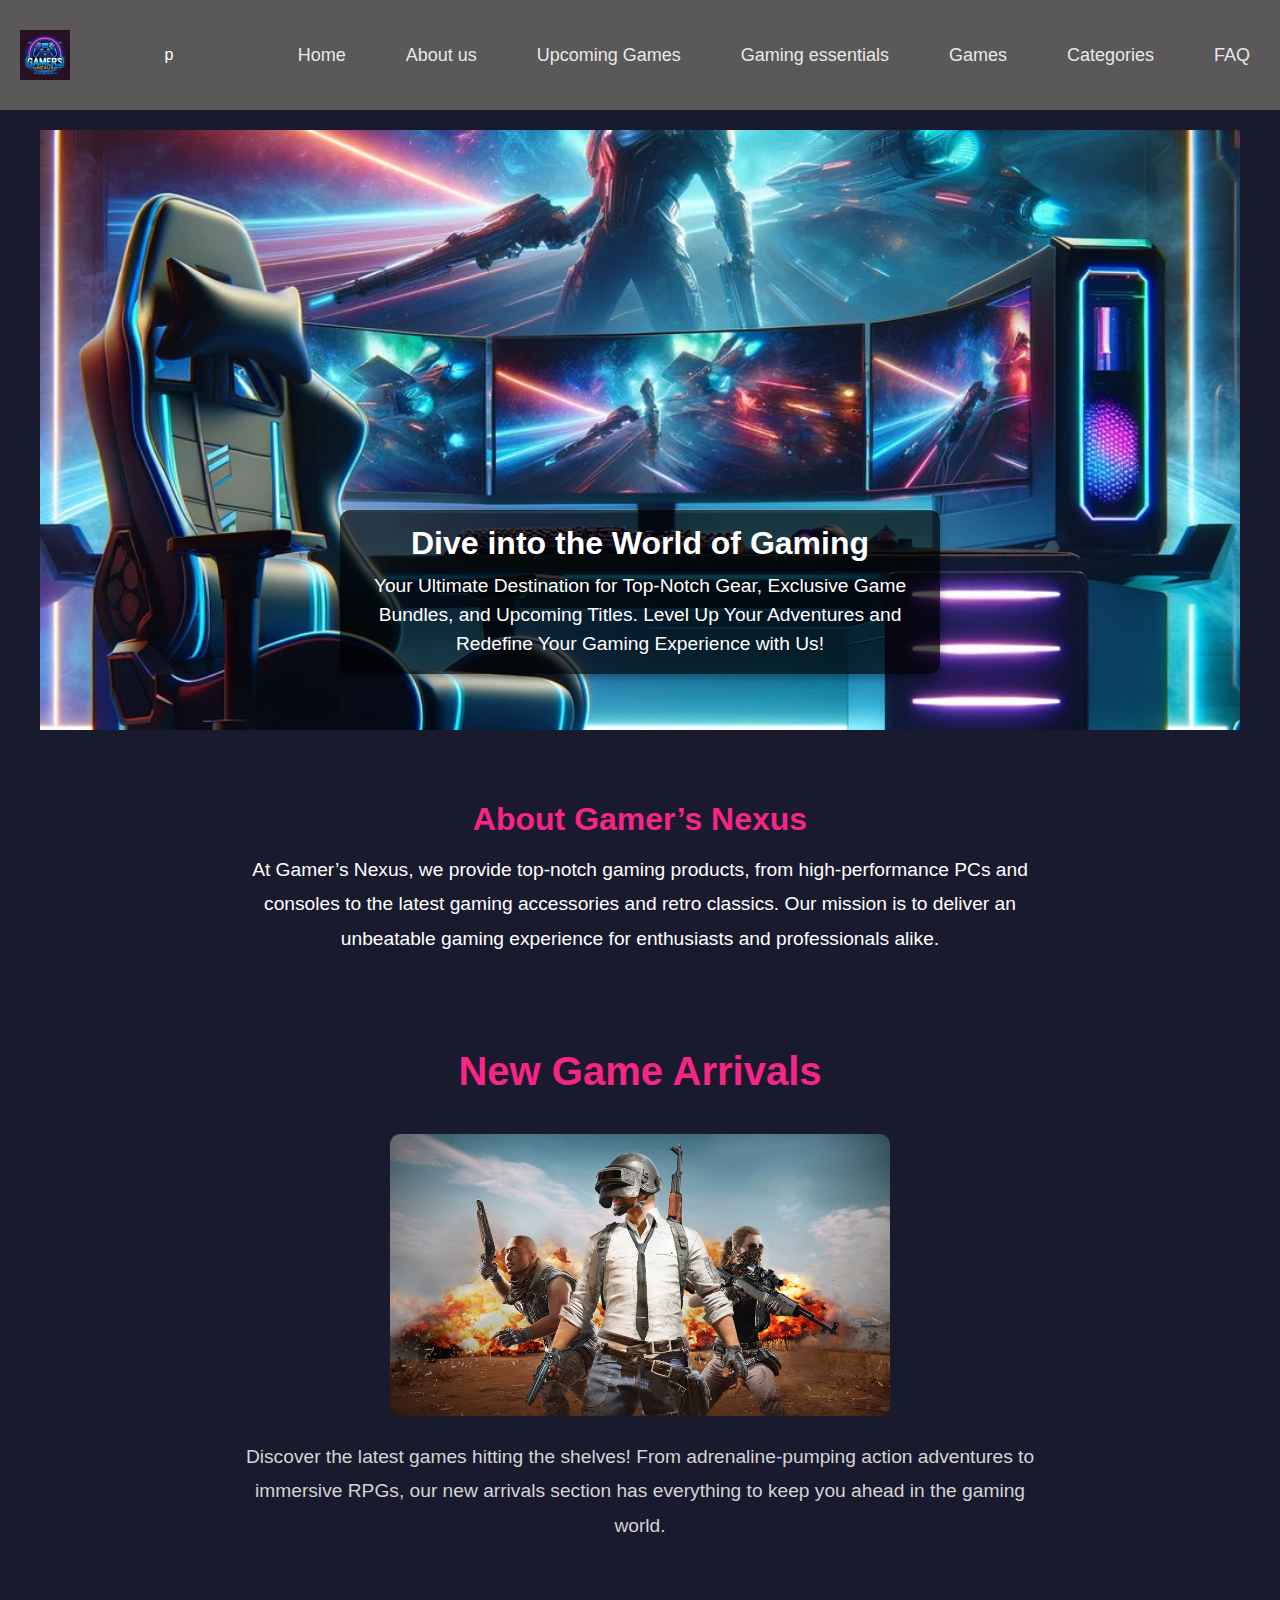
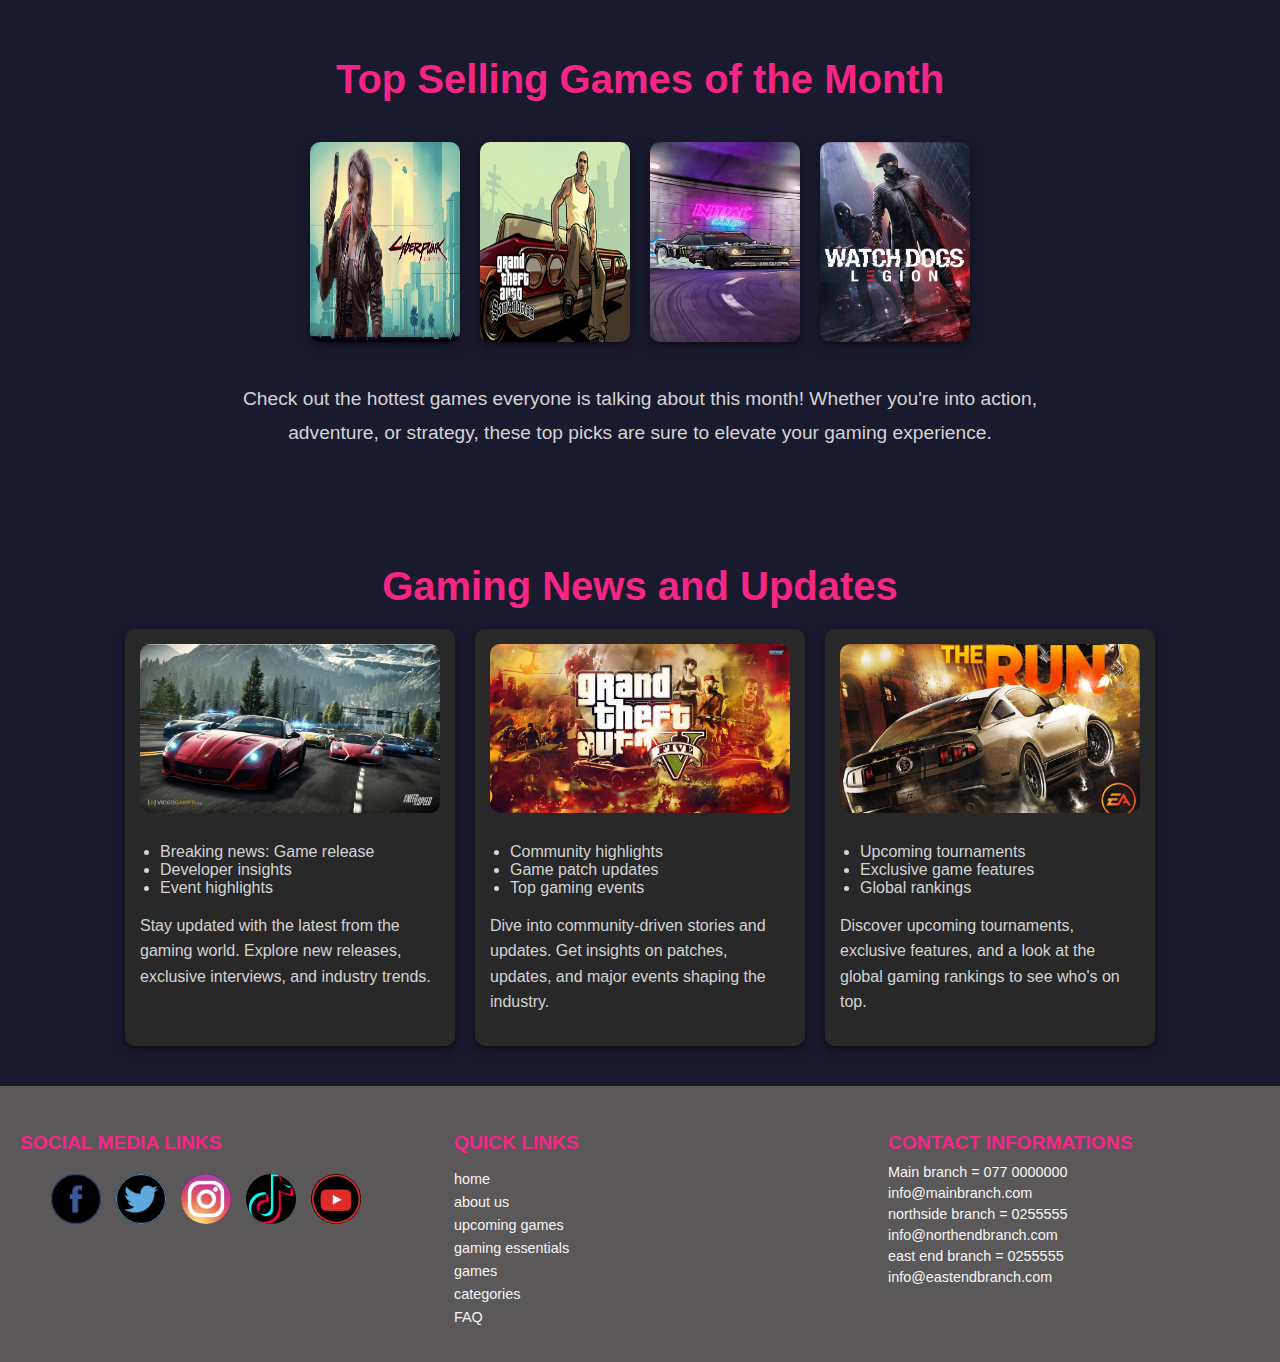
<file: index.html>
<!DOCTYPE html>
<html lang="en">
<head>
  <meta charset="UTF-8">
  <meta name="viewport" content="width=device-width, initial-scale=1.0">
  <title>Gamer’s Nexus</title>
  <link rel="manifest" href="manifest.json">
     <link rel="icon" type="image/png" href="icons/WebSite Logo-192x192.png">
  <link rel="stylesheet" href="Styles.css">
</head>
<body>
  <!-- Navigation Bar -->
  <nav class="navbar">
    <div class="logo">
      <img src="Images/Web site logo.jpg" alt="website logo" class="logo"> 
    </div>p
    <input type="checkbox" id="menu-toggle">
    <label for="menu-toggle" class="menu-icon">&#9776;</label>
    <ul class="menu">
  
        <li><a href="index.html">Home</a></li>
        <li><a href="about us.html">About us</a></li>
        <li><a href="Upcoming games .html">Upcoming Games</a></li>
        <li><a href="Gaming Consoles and  peripherals .html">Gaming essentials</a></li>
        <li><a href="Games.html">Games</a></li>
        <li><a href="Categories.html">Categories</a></li>
        <li><a href="FAQ.html">FAQ</a></li>
      </ul>
    </nav>
 

  <!-- Main Image Section -->
  <section class="main-image-section">
    <div class="image-container">
      <img src="Images/main image.jpg" alt="Gaming Main Image" class="main-image">
      <div class="caption">
        <h1>Dive into the World of Gaming</h1>
        <p>Your Ultimate Destination for Top-Notch Gear, Exclusive Game Bundles, and Upcoming Titles. Level Up Your Adventures and Redefine Your Gaming Experience with Us!</p>
      </div>
    </div>
  </section>
  

  <!-- Description Section -->
  <section class="description">
    <h2>About Gamer’s Nexus</h2>
    <p>
      At Gamer’s Nexus, we provide top-notch gaming products, from high-performance PCs and consoles to the latest gaming accessories and retro classics. 
      Our mission is to deliver an unbeatable gaming experience for enthusiasts and professionals alike.
    </p>
  </section>
  <!--1st subsection-->
  <section class="new-game-arrivals">
    <h2>New Game Arrivals</h2>
    <div class="arrival-content">
      <img src="Images/New Games.jpeg" alt="New Game Image">
      <p>
        Discover the latest games hitting the shelves! From adrenaline-pumping action adventures to immersive RPGs, 
        our new arrivals section has everything to keep you ahead in the gaming world.
      </p>
    </div>
  </section>
  <!--2nd subsection-->
  <section class="top-selling-games">
    <h2>Top Selling Games of the Month</h2>
    <div class="game-gallery">
      <img src="Images/cyberprunk.jpg" alt="Game 1">
      <img src="Images/gta.jpg" alt="Game 2">
      <img src="Images/venom.jpg" alt="Game 3">
      <img src="Images/watch.jpg" alt="Game 4">
    </div>
    <p>
      Check out the hottest games everyone is talking about this month! Whether you're into action, adventure, or strategy, 
      these top picks are sure to elevate your gaming experience.
    </p>
  </section>

  <!--3rd subsection-->
<section class="gaming-news-updates">
    <h2>Gaming News and Updates</h2>
    <div class="news-gallery">
      <div class="news-item">
        <img src="Images/rivals.jpeg" alt="News 1">
        <ul>
          <li>Breaking news: Game release</li>
          <li>Developer insights</li>
          <li>Event highlights</li>
        </ul>
        <p>
          Stay updated with the latest from the gaming world. Explore new releases, exclusive interviews, and industry trends.
        </p>
      </div>
      <div class="news-item">
        <img src="Images/gta v.jpeg" alt="News 2">
        <ul>
          <li>Community highlights</li>
          <li>Game patch updates</li>
          <li>Top gaming events</li>
        </ul>
        <p>
          Dive into community-driven stories and updates. Get insights on patches, updates, and major events shaping the industry.
        </p>
      </div>
      <div class="news-item">
        <img src="Images/nfs run.jpeg" alt="News 3">
        <ul>
          <li>Upcoming tournaments</li>
          <li>Exclusive game features</li>
          <li>Global rankings</li>
        </ul>
        <p>
          Discover upcoming tournaments, exclusive features, and a look at the global gaming rankings to see who's on top.
        </p>
      </div>
    </div>
  </section>

<!--footer-->
  <footer class="footer">
    <div class="footer-section social-links">
      <h4>Social media links</h4>
      <div class="social-icons">
        <span class="circle"><img src="Images/facebook.png" alt="Facebook"></span>
        <span class="circle"><img src="Images/twitter.png" alt="Twitter"></span>
        <span class="circle"><img src="Images/instagram.png" alt="Instagram"></span>
        <span class="circle"><img src="Images/Tik-tok.png" alt="Tik-tok"></span>
        <span class="circle"><img src="Images/youtube.png" alt="YouTube"></span>
    </div>
    
    </div>
    <div class="footer-section quick-links">
      <h4>Quick links</h4>
      <ul>
        <li><a href="#">home</a></li>
        <li><a href="#">about us</a></li>
        <li><a href="#">upcoming games</a></li>
        <li><a href="#">gaming essentials</a></li>
        <li><a href="#">games</a></li>
        <li><a href="#">categories</a></li>
        <li><a href="#">FAQ</a></li>
      </ul>
    </div>
    <div class="footer-section contact-info">
      <h4>Contact informations</h4>
      <p>Main branch = 077 0000000</p>
      <p>info@mainbranch.com</p>
      <p>northside branch = 0255555</p>
      <p>info@northendbranch.com</p>
      <p>east end branch = 0255555</p>
      <p>info@eastendbranch.com</p>
    </div>
  </footer>
  
  
  
  
</body>
</html>
</file>
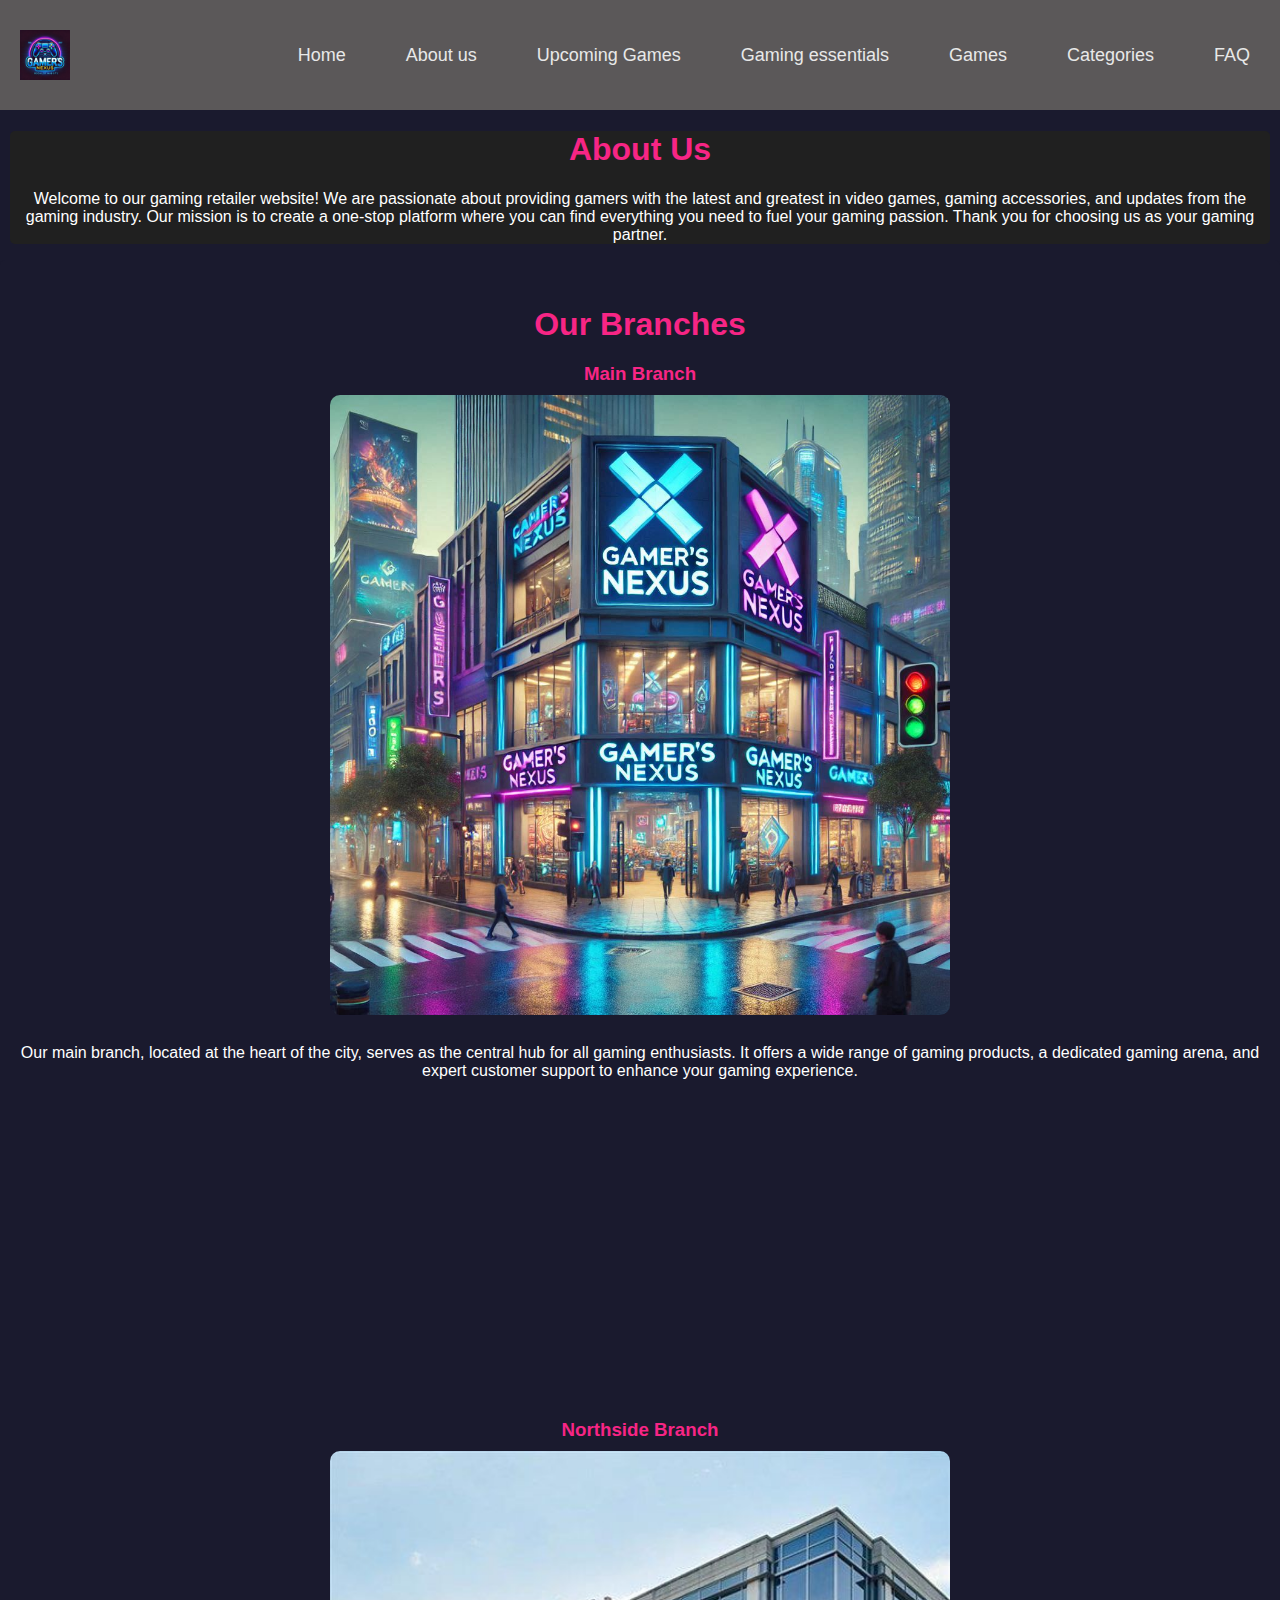
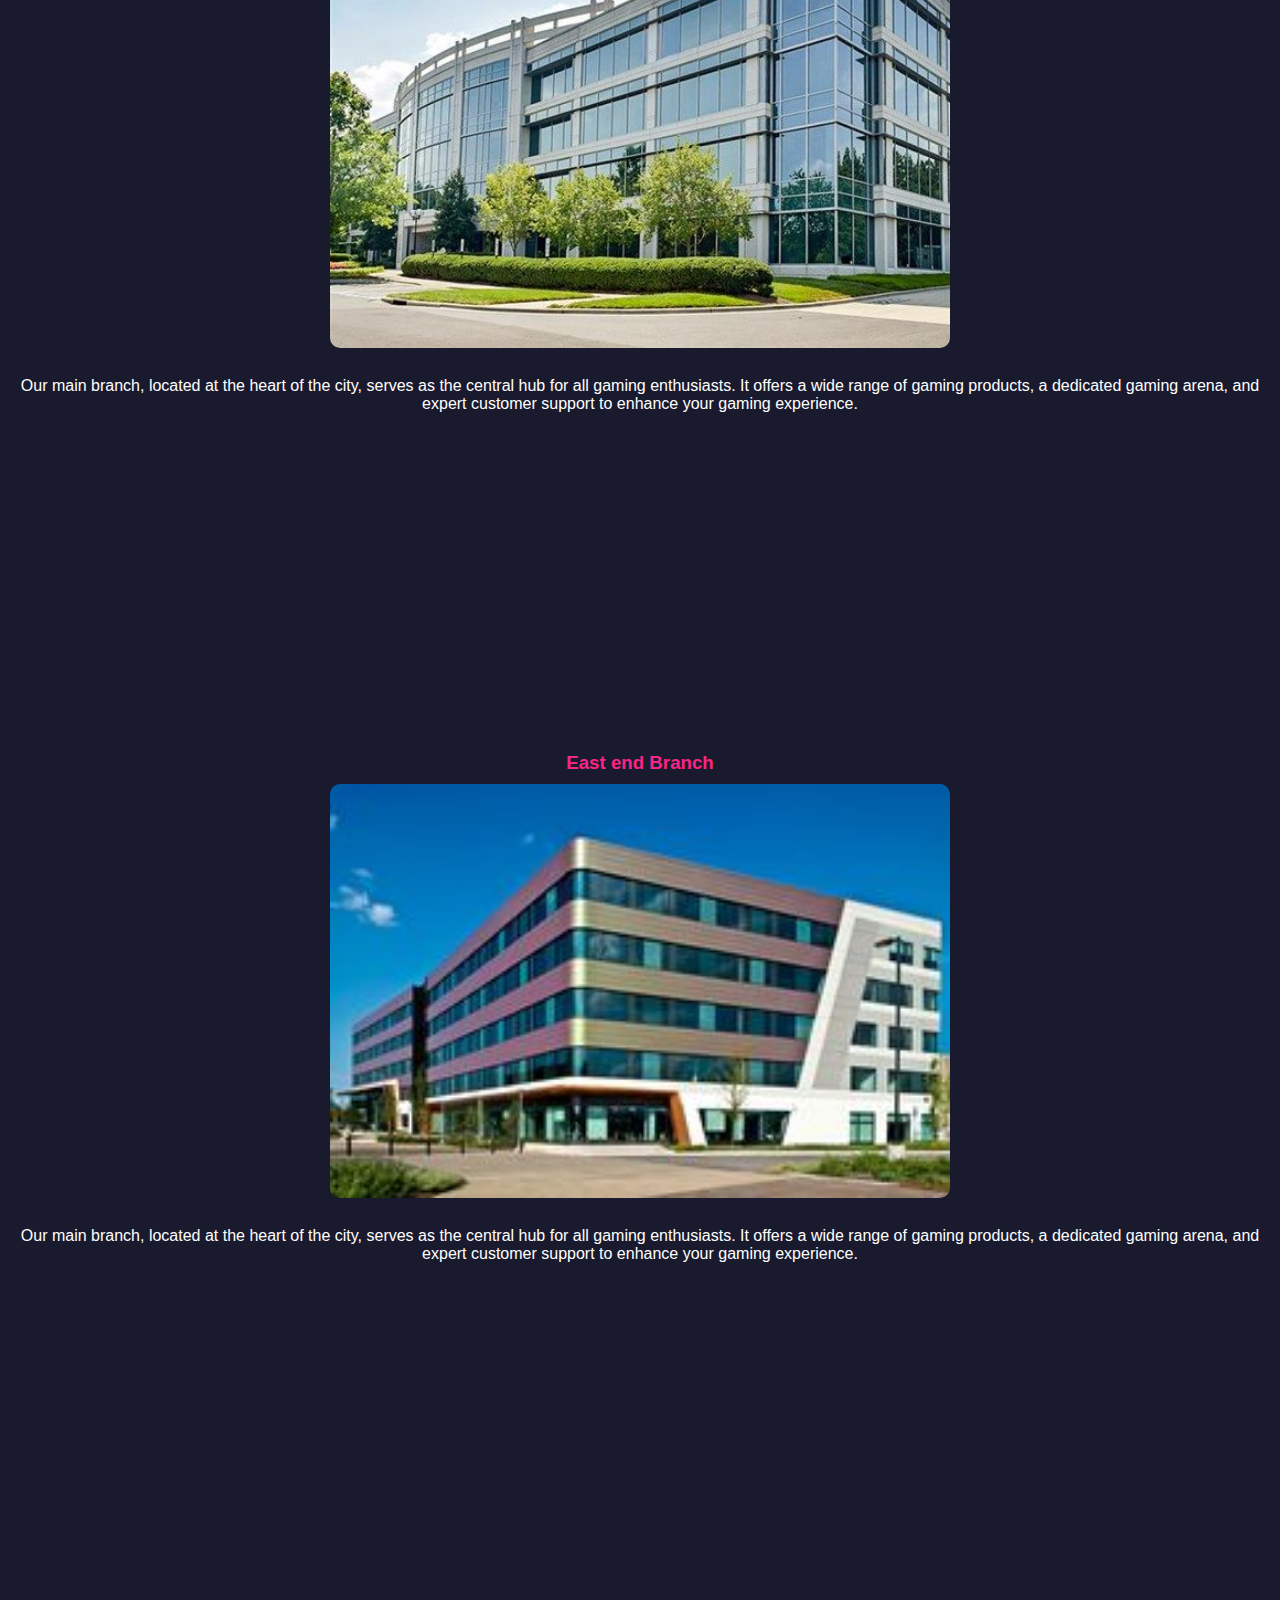
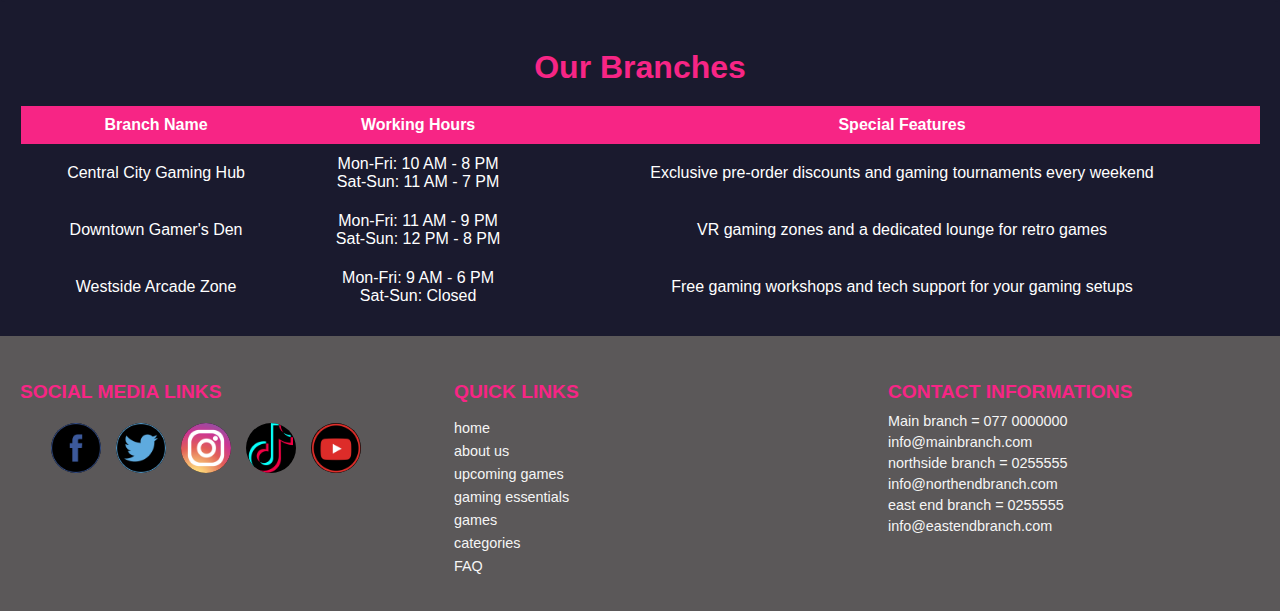
<file: about us.html>
<!DOCTYPE html>
<html lang="en">
<head>
    <meta charset="UTF-8">
    <meta name="viewport" content="width=device-width, initial-scale=1.0">
    <title>Gamer’s Nexus</title>
     <link rel="icon" type="image/png" href="icons/WebSite Logo-192x192.png">
    <link rel="stylesheet" href="Styles.css">
</head>
<body>
   <!-- Navigation Bar -->
  <nav class="navbar">
    <div class="logo">
      <img src="Images/Web site logo.jpg" alt="website logo" class="logo"> 
    </div>
    <input type="checkbox" id="menu-toggle">
    <label for="menu-toggle" class="menu-icon">&#9776;</label>
    <ul class="menu">
  
        <li><a href="index.html">Home</a></li>
        <li><a href="about us.html">About us</a></li>
        <li><a href="Upcoming games .html">Upcoming Games</a></li>
        <li><a href="Gaming Consoles and  peripherals .html">Gaming essentials</a></li>
        <li><a href="Games.html">Games</a></li>
        <li><a href="Categories.html">Categories</a></li>
        <li><a href="FAQ.html">FAQ</a></li>
      </ul>
    </nav>
 
      <div class="about-section">
        <h1>About Us</h1>
        <p>
          Welcome to our gaming retailer website! We are passionate about providing gamers with the latest and greatest in video games, gaming accessories, and updates from the gaming industry. Our mission is to create a one-stop platform where you can find everything you need to fuel your gaming passion. Thank you for choosing us as your gaming partner.
        </p>
      </div>
    <!-- Branches section -->
      <div class="branches-section">
        <h2>Our Branches</h2>
        <div class="branch">
          <h3>Main Branch </h3>
          <img src="Images/City Center.jpg" alt="Main Branch" class="responsive-image">
          <p>
            Our main branch, located at the heart of the city, serves as the central hub for all gaming enthusiasts. It offers a wide range of gaming products, a dedicated gaming arena, and expert customer support to enhance your gaming experience.
          </p>
          <div class="map-container">
            <iframe 
              src="https://www.google.com/maps/embed?pb=!1m18!1m12!1m3!1d3151.8354345093745!2d144.96305791531993!3d-37.81627937975195!2m3!1f0!2f0!3f0!3m2!1i1024!2i768!4f13.1!3m3!1m2!1s0x6ad642af0f11fd81%3A0xf5777a6d0f749db0!2sCity%20Campus!5e0!3m2!1sen!2sau!4v1613988387657!5m2!1sen!2sau" 
              width="100%" 
              height="300" 
              style="border:0;" 
              allowfullscreen="" 
              loading="lazy">
            </iframe>
          </div>
          <div class="branch">
            <h3>Northside Branch </h3>
            <img src="Images/north side branch.jpeg" alt="Main Branch" class="responsive-image">
            <p>
              Our main branch, located at the heart of the city, serves as the central hub for all gaming enthusiasts. It offers a wide range of gaming products, a dedicated gaming arena, and expert customer support to enhance your gaming experience.
            </p>
            <div class="map-container">
              <iframe 
                src="https://www.google.com/maps/embed?pb=!1m18!1m12!1m3!1d3151.8354345093745!2d144.96305791531993!3d-37.81627937975195!2m3!1f0!2f0!3f0!3m2!1i1024!2i768!4f13.1!3m3!1m2!1s0x6ad642af0f11fd81%3A0xf5777a6d0f749db0!2sCity%20Campus!5e0!3m2!1sen!2sau!4v1613988387657!5m2!1sen!2sau" 
                width="100%" 
                height="300" 
                style="border:0;" 
                allowfullscreen="" 
                loading="lazy">
              </iframe>
            </div>
          </div><div class="branch">
            <h3> East end Branch </h3>
            <img src="Images/Eastend barnch.jpg" alt="Main Branch" class="responsive-image">
            <p>
              Our main branch, located at the heart of the city, serves as the central hub for all gaming enthusiasts. It offers a wide range of gaming products, a dedicated gaming arena, and expert customer support to enhance your gaming experience.
            </p>
            <div class="map-container">
              <iframe 
                src="https://www.google.com/maps/embed?pb=!1m18!1m12!1m3!1d3151.8354345093745!2d144.96305791531993!3d-37.81627937975195!2m3!1f0!2f0!3f0!3m2!1i1024!2i768!4f13.1!3m3!1m2!1s0x6ad642af0f11fd81%3A0xf5777a6d0f749db0!2sCity%20Campus!5e0!3m2!1sen!2sau!4v1613988387657!5m2!1sen!2sau" 
                width="100%" 
                height="300" 
                style="border:0;" 
                allowfullscreen="" 
                loading="lazy">
              </iframe>
            </div>
          </div>
        </div>
      </div>
      </div>

      <!-- Table Chart Section -->
<section class="branch-details">
  <h2>Our Branches</h2>
  <table>
    <thead>
      <tr>
        <th>Branch Name</th>
        <th>Working Hours</th>
        <th>Special Features</th>
      </tr>
    </thead>
    <tbody>
      <tr>
        <td>Central City Gaming Hub</td>
        <td>Mon-Fri: 10 AM - 8 PM<br>Sat-Sun: 11 AM - 7 PM</td>
        <td>Exclusive pre-order discounts and gaming tournaments every weekend</td>
      </tr>
      <tr>
        <td>Downtown Gamer's Den</td>
        <td>Mon-Fri: 11 AM - 9 PM<br>Sat-Sun: 12 PM - 8 PM</td>
        <td>VR gaming zones and a dedicated lounge for retro games</td>
      </tr>
      <tr>
        <td>Westside Arcade Zone</td>
        <td>Mon-Fri: 9 AM - 6 PM<br>Sat-Sun: Closed</td>
        <td>Free gaming workshops and tech support for your gaming setups</td>
      </tr>
    </tbody>
  </table>
</section>


      <!--footer-->
  <footer class="footer">
    <div class="footer-section social-links">
      <h4>Social media links</h4>
      <div class="social-icons">
        <span class="circle"><img src="Images/facebook.png" alt="Facebook"></span>
        <span class="circle"><img src="Images/twitter.png" alt="Twitter"></span>
        <span class="circle"><img src="Images/instagram.png" alt="Instagram"></span>
        <span class="circle"><img src="Images/Tik-tok.png" alt="LinkedIn"></span>
        <span class="circle"><img src="Images/youtube.png" alt="YouTube"></span>
    </div>
    
    </div>
    <div class="footer-section quick-links">
      <h4>Quick links</h4>
      <ul>
        <li><a href="#">home</a></li>
        <li><a href="#">about us</a></li>
        <li><a href="#">upcoming games</a></li>
        <li><a href="#">gaming essentials</a></li>
        <li><a href="#">games</a></li>
        <li><a href="#">categories</a></li>
        <li><a href="#">FAQ</a></li>
      </ul>
    </div>
    <div class="footer-section contact-info">
      <h4>Contact informations</h4>
      <p>Main branch = 077 0000000</p>
      <p>info@mainbranch.com</p>
      <p>northside branch = 0255555</p>
      <p>info@northendbranch.com</p>
      <p>east end branch = 0255555</p>
      <p>info@eastendbranch.com</p>
    </div>
  </footer>
  
  
    
    
</body>
</html>
</file>
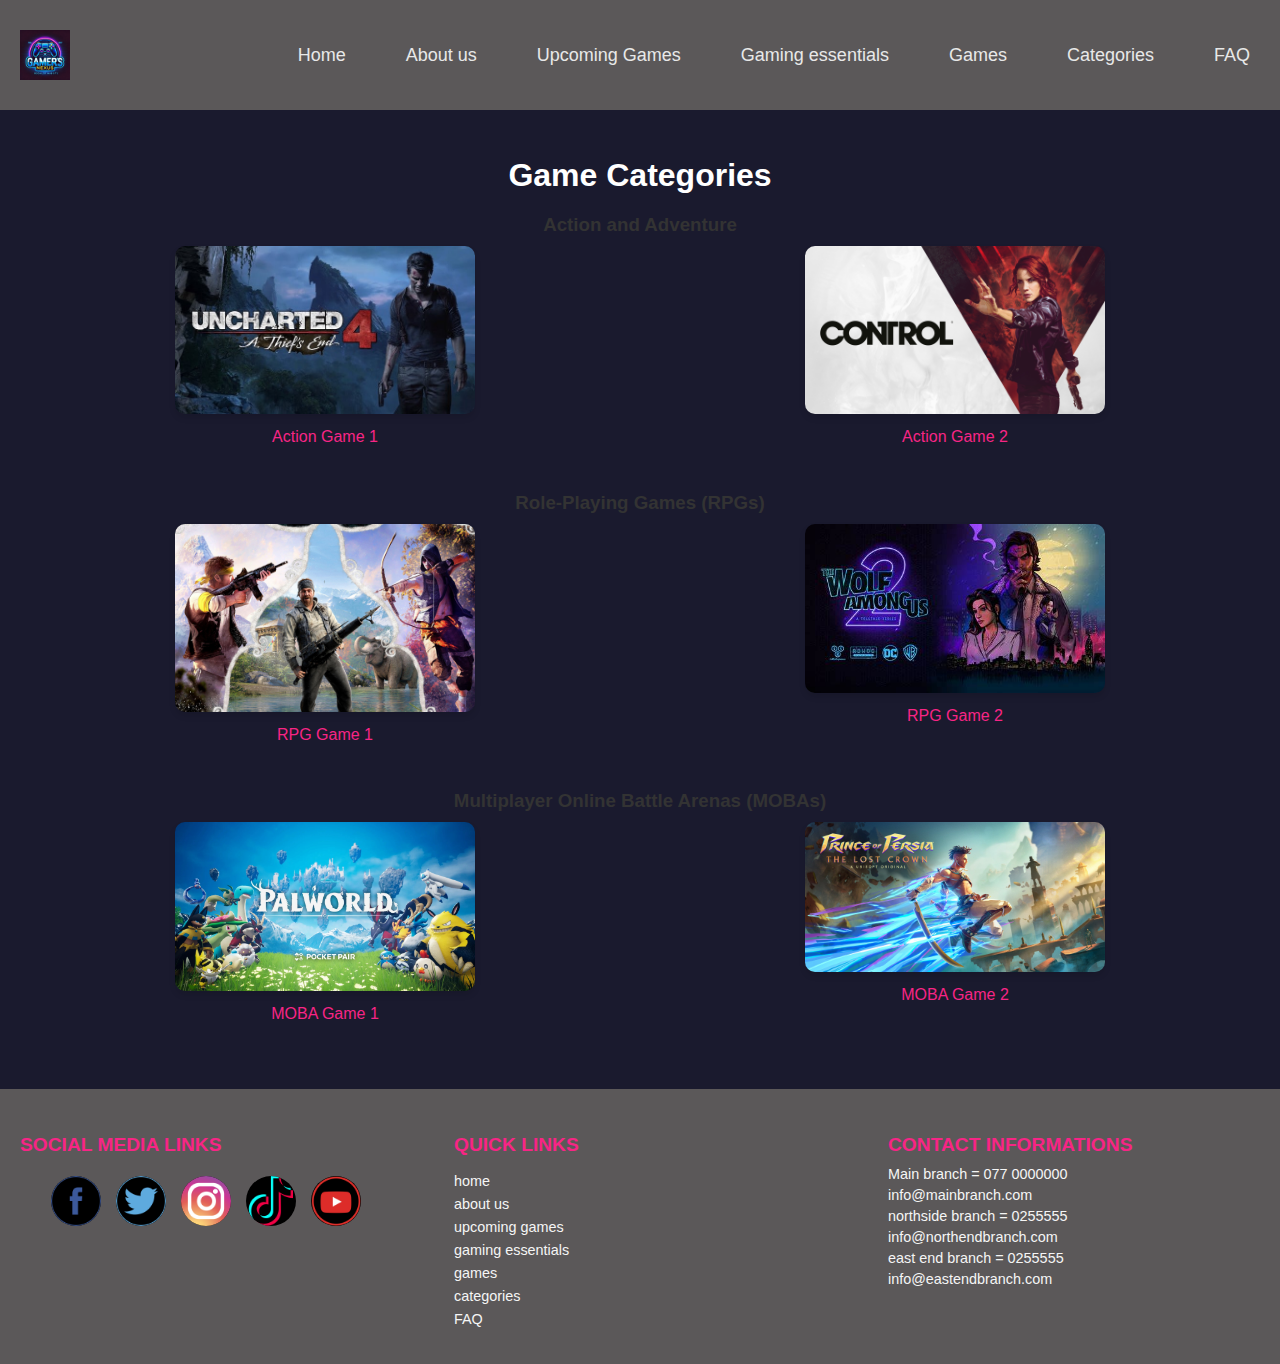
<file: Categories.html>
<!DOCTYPE html>
<html lang="en">
<head>
    <meta charset="UTF-8">
    <meta name="viewport" content="width=device-width, initial-scale=1.0">
    <title>Game Categories</title>
     <link rel="icon" type="image/png" href="icons/WebSite Logo-192x192.png">
    <link rel="stylesheet" href="Styles.css">
</head>
<body>

    <!-- Navigation Bar -->
  <nav class="navbar">
    <div class="logo">
      <img src="Images/Web site logo.jpg" alt="website logo" class="logo"> 
    </div>
    <input type="checkbox" id="menu-toggle">
    <label for="menu-toggle" class="menu-icon">&#9776;</label>
    <ul class="menu">
  
        <li><a href="index.html">Home</a></li>
        <li><a href="about us.html">About us</a></li>
        <li><a href="Upcoming games .html">Upcoming Games</a></li>
        <li><a href="Gaming Consoles and  peripherals .html">Gaming essentials</a></li>
        <li><a href="Games.html">Games</a></li>
        <li><a href="Categories.html">Categories</a></li>
        <li><a href="FAQ.html">FAQ</a></li>
      </ul>
    </nav>
 
    <section class="categories-section">
        <h2>Game Categories</h2>

        <!-- Action and Adventure Section -->
        <div class="category-subsection">
            <h3>Action and Adventure</h3>
            <div class="category-row">
                <div class="category-card">
                    <img src="Images/uncharted4.jpg" alt="Action Game 1">
                    <p>Action Game 1</p>
                </div>
                <div class="category-card">
                    <img src="Images/Control.jpg" alt="Action Game 2">
                    <p>Action Game 2</p>
                </div>
            </div>
        </div>

        <!-- Role-Playing Games Section -->
        <div class="category-subsection">
            <h3>Role-Playing Games (RPGs)</h3>
            <div class="category-row">
                <div class="category-card">
                    <img src="Images/arrow.jpg" alt="RPG Game 1">
                    <p>RPG Game 1</p>
                </div>
                <div class="category-card">
                    <img src="Images/The Wolf Among Us 2.jpg" alt="RPG Game 2">
                    <p>RPG Game 2</p>
                </div>
            </div>
        </div>

        <!-- Multiplayer Online Battle Arenas Section -->
        <div class="category-subsection">
            <h3>Multiplayer Online Battle Arenas (MOBAs)</h3>
            <div class="category-row">
                <div class="category-card">
                    <img src="Images/Palworld.jpg" alt="MOBA Game 1">
                    <p>MOBA Game 1</p>
                </div>
                <div class="category-card">
                    <img src="Images/Prince Of Persia.jpg" alt="MOBA Game 2">
                    <p>MOBA Game 2</p>
                </div>
            </div>
        </div>
    </section>

    <!--footer-->
  <footer class="footer">
    <div class="footer-section social-links">
      <h4>Social media links</h4>
      <div class="social-icons">
        <span class="circle"><img src="Images/facebook.png" alt="Facebook"></span>
        <span class="circle"><img src="Images/twitter.png" alt="Twitter"></span>
        <span class="circle"><img src="Images/instagram.png" alt="Instagram"></span>
        <span class="circle"><img src="Images/Tik-tok.png" alt="LinkedIn"></span>
        <span class="circle"><img src="Images/youtube.png" alt="YouTube"></span>
    </div>
    
    </div>
    <div class="footer-section quick-links">
      <h4>Quick links</h4>
      <ul>
        <li><a href="#">home</a></li>
        <li><a href="#">about us</a></li>
        <li><a href="#">upcoming games</a></li>
        <li><a href="#">gaming essentials</a></li>
        <li><a href="#">games</a></li>
        <li><a href="#">categories</a></li>
        <li><a href="#">FAQ</a></li>
      </ul>
    </div>
    <div class="footer-section contact-info">
      <h4>Contact informations</h4>
      <p>Main branch = 077 0000000</p>
      <p>info@mainbranch.com</p>
      <p>northside branch = 0255555</p>
      <p>info@northendbranch.com</p>
      <p>east end branch = 0255555</p>
      <p>info@eastendbranch.com</p>
    </div>
  </footer>
  
</body>
</html>
</file>
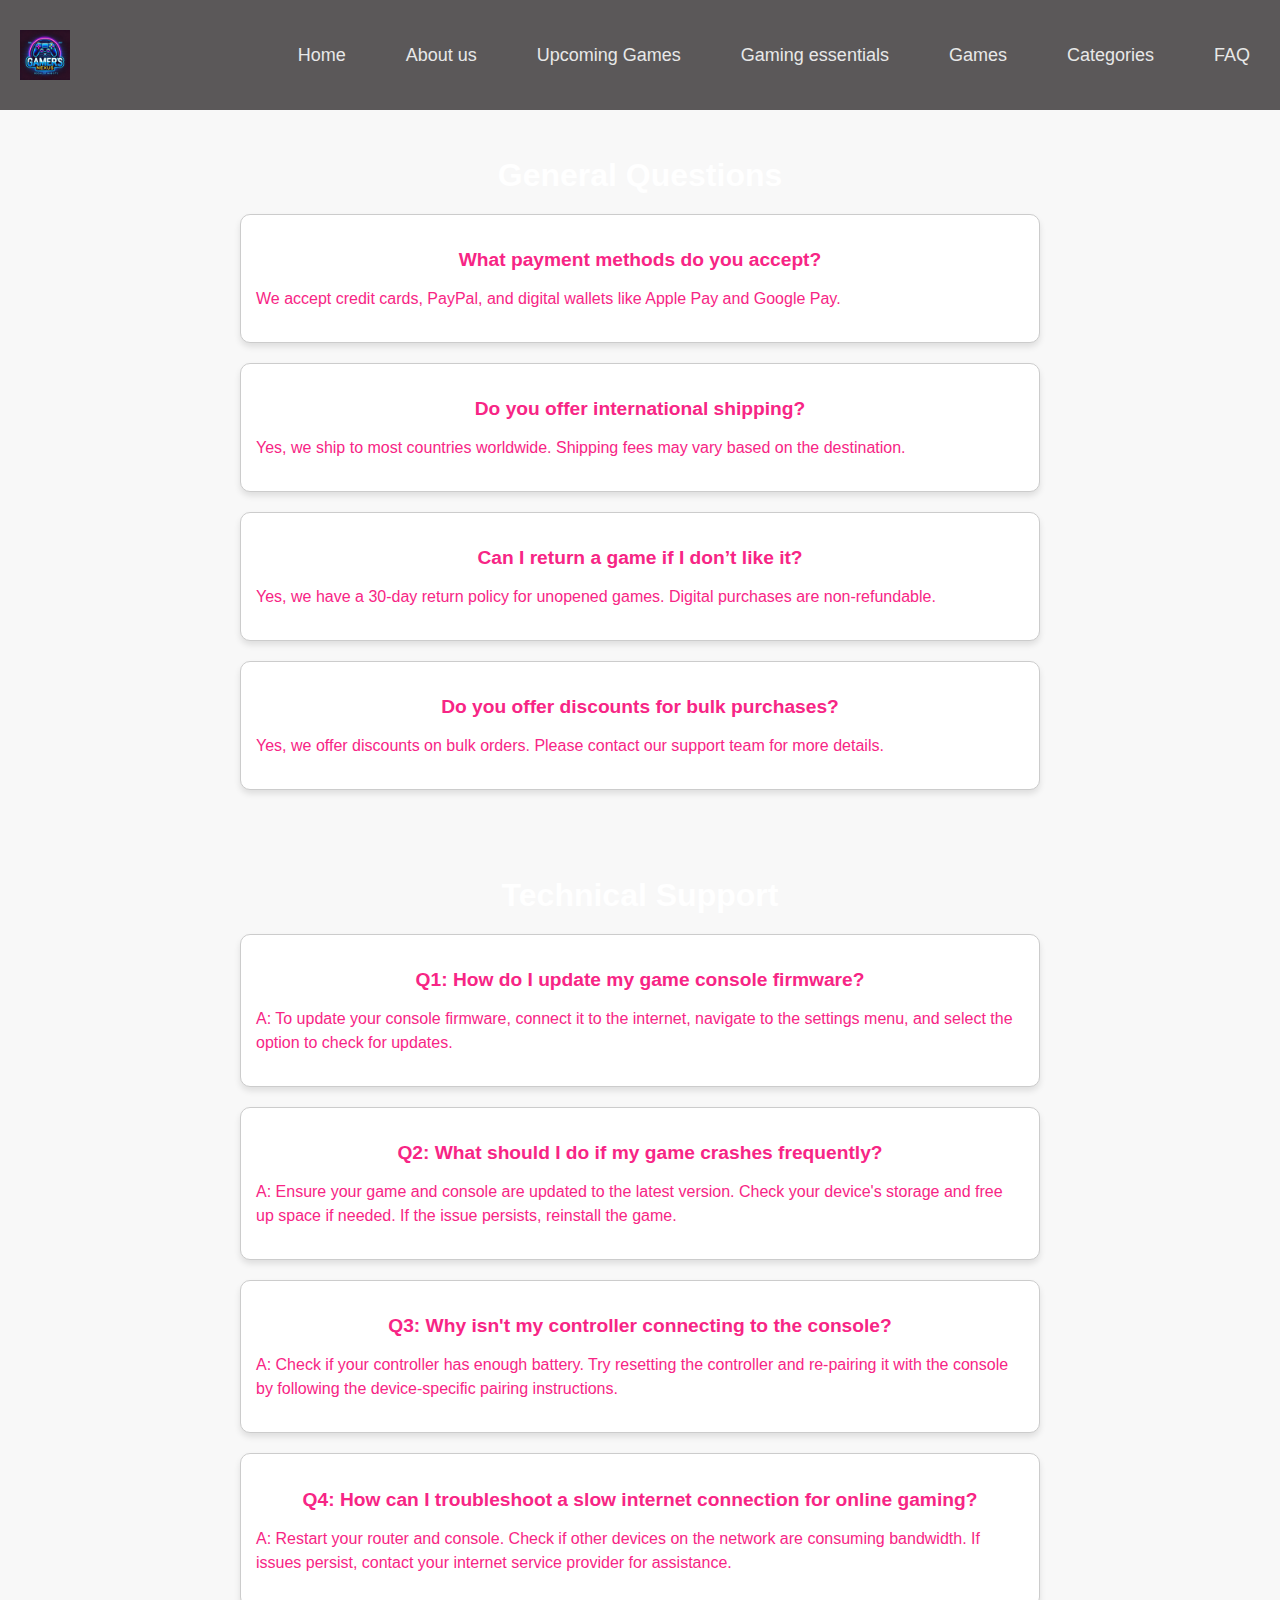
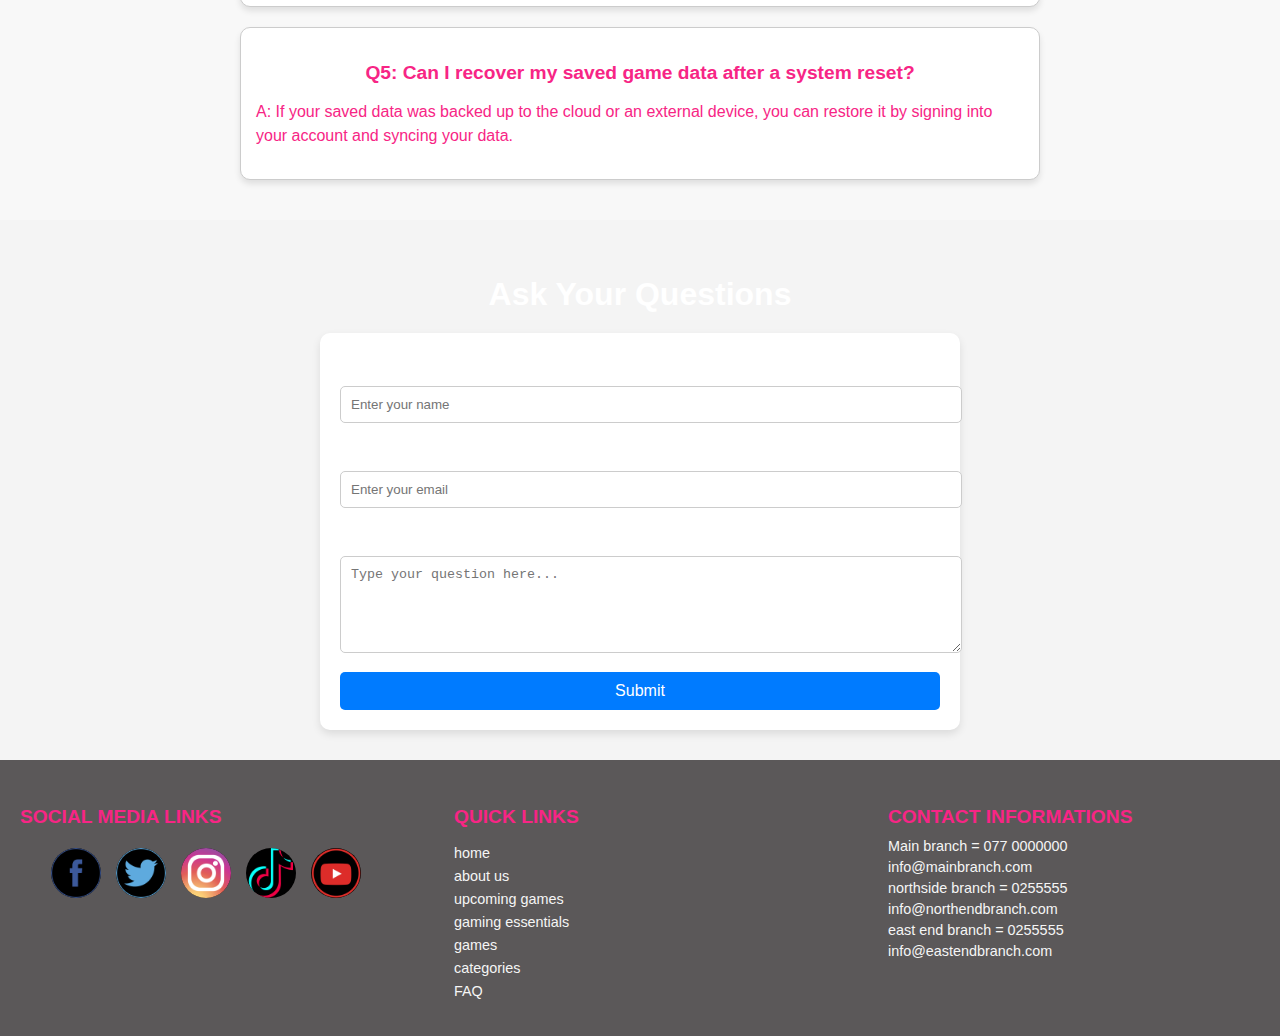
<file: FAQ.html>
<!DOCTYPE html>
<html lang="en">
<head>
    <meta charset="UTF-8">
    <meta name="viewport" content="width=device-width, initial-scale=1.0">
    <title>FAQ Page</title>
     <link rel="icon" type="image/png" href="icons/WebSite Logo-192x192.png">
    <link rel="stylesheet" href="Styles.css">
</head>
<body>

    <!-- Navigation Bar -->
  <nav class="navbar">
    <div class="logo">
      <img src="Images/Web site logo.jpg" alt="website logo" class="logo"> 
    </div>
    <input type="checkbox" id="menu-toggle">
    <label for="menu-toggle" class="menu-icon">&#9776;</label>
    <ul class="menu">
  
        <li><a href="index.html">Home</a></li>
        <li><a href="about us.html">About us</a></li>
        <li><a href="Upcoming games .html">Upcoming Games</a></li>
        <li><a href="Gaming Consoles and  peripherals .html">Gaming essentials</a></li>
        <li><a href="Games.html">Games</a></li>
        <li><a href="Categories.html">Categories</a></li>
        <li><a href="FAQ.html">FAQ</a></li>
      </ul>
    </nav>
    <section class="faq-section">
        <h2>General Questions</h2>
        <div class="faq-container">
            <!-- Question 1 -->
            <div class="faq-item">
                <h3>What payment methods do you accept?</h3>
                <p>We accept credit cards, PayPal, and digital wallets like Apple Pay and Google Pay.</p>
            </div>
            <!-- Question 2 -->
            <div class="faq-item">
                <h3>Do you offer international shipping?</h3>
                <p>Yes, we ship to most countries worldwide. Shipping fees may vary based on the destination.</p>
            </div>
            <!-- Question 3 -->
            <div class="faq-item">
                <h3>Can I return a game if I don’t like it?</h3>
                <p>Yes, we have a 30-day return policy for unopened games. Digital purchases are non-refundable.</p>
            </div>
            <!-- Question 4 -->
            <div class="faq-item">
                <h3>Do you offer discounts for bulk purchases?</h3>
                <p>Yes, we offer discounts on bulk orders. Please contact our support team for more details.</p>
            </div>
        </div>
    </section>

    <section class="faq-section">
        <h2>Technical Support</h2>
        <div class="faq-container">
            <div class="faq-item">
                <h3>Q1: How do I update my game console firmware?</h3>
                <p>A: To update your console firmware, connect it to the internet, navigate to the settings menu, and select the option to check for updates.</p>
            </div>
            <div class="faq-item">
                <h3>Q2: What should I do if my game crashes frequently?</h3>
                <p>A: Ensure your game and console are updated to the latest version. Check your device's storage and free up space if needed. If the issue persists, reinstall the game.</p>
            </div>
            <div class="faq-item">
                <h3>Q3: Why isn't my controller connecting to the console?</h3>
                <p>A: Check if your controller has enough battery. Try resetting the controller and re-pairing it with the console by following the device-specific pairing instructions.</p>
            </div>
            <div class="faq-item">
                <h3>Q4: How can I troubleshoot a slow internet connection for online gaming?</h3>
                <p>A: Restart your router and console. Check if other devices on the network are consuming bandwidth. If issues persist, contact your internet service provider for assistance.</p>
            </div>
            <div class="faq-item">
                <h3>Q5: Can I recover my saved game data after a system reset?</h3>
                <p>A: If your saved data was backed up to the cloud or an external device, you can restore it by signing into your account and syncing your data.</p>
            </div>
        </div>
    </section>


    <section class="faq-form-section">
        <h2>Ask Your Questions</h2>
        <form class="faq-form">
            <label for="name">Name:</label>
            <input type="text" id="name" name="name" placeholder="Enter your name" required>

            <label for="email">Email:</label>
            <input type="email" id="email" name="email" placeholder="Enter your email" required>

            <label for="question">Your Question:</label>
            <textarea id="question" name="question" rows="5" placeholder="Type your question here..." required></textarea>

            <button type="submit">Submit</button>
        </form>
    </section>
    

    <!--footer-->
  <footer class="footer">
    <div class="footer-section social-links">
      <h4>Social media links</h4>
      <div class="social-icons">
        <span class="circle"><img src="Images/facebook.png" alt="Facebook"></span>
        <span class="circle"><img src="Images/twitter.png" alt="Twitter"></span>
        <span class="circle"><img src="Images/instagram.png" alt="Instagram"></span>
        <span class="circle"><img src="Images/Tik-tok.png" alt="LinkedIn"></span>
        <span class="circle"><img src="Images/youtube.png" alt="YouTube"></span>
    </div>
    
    </div>
    <div class="footer-section quick-links">
      <h4>Quick links</h4>
      <ul>
        <li><a href="#">home</a></li>
        <li><a href="#">about us</a></li>
        <li><a href="#">upcoming games</a></li>
        <li><a href="#">gaming essentials</a></li>
        <li><a href="#">games</a></li>
        <li><a href="#">categories</a></li>
        <li><a href="#">FAQ</a></li>
      </ul>
    </div>
    <div class="footer-section contact-info">
      <h4>Contact informations</h4>
      <p>Main branch = 077 0000000</p>
      <p>info@mainbranch.com</p>
      <p>northside branch = 0255555</p>
      <p>info@northendbranch.com</p>
      <p>east end branch = 0255555</p>
      <p>info@eastendbranch.com</p>
    </div>
  </footer>
  
  
  
</body>
</html>
</file>
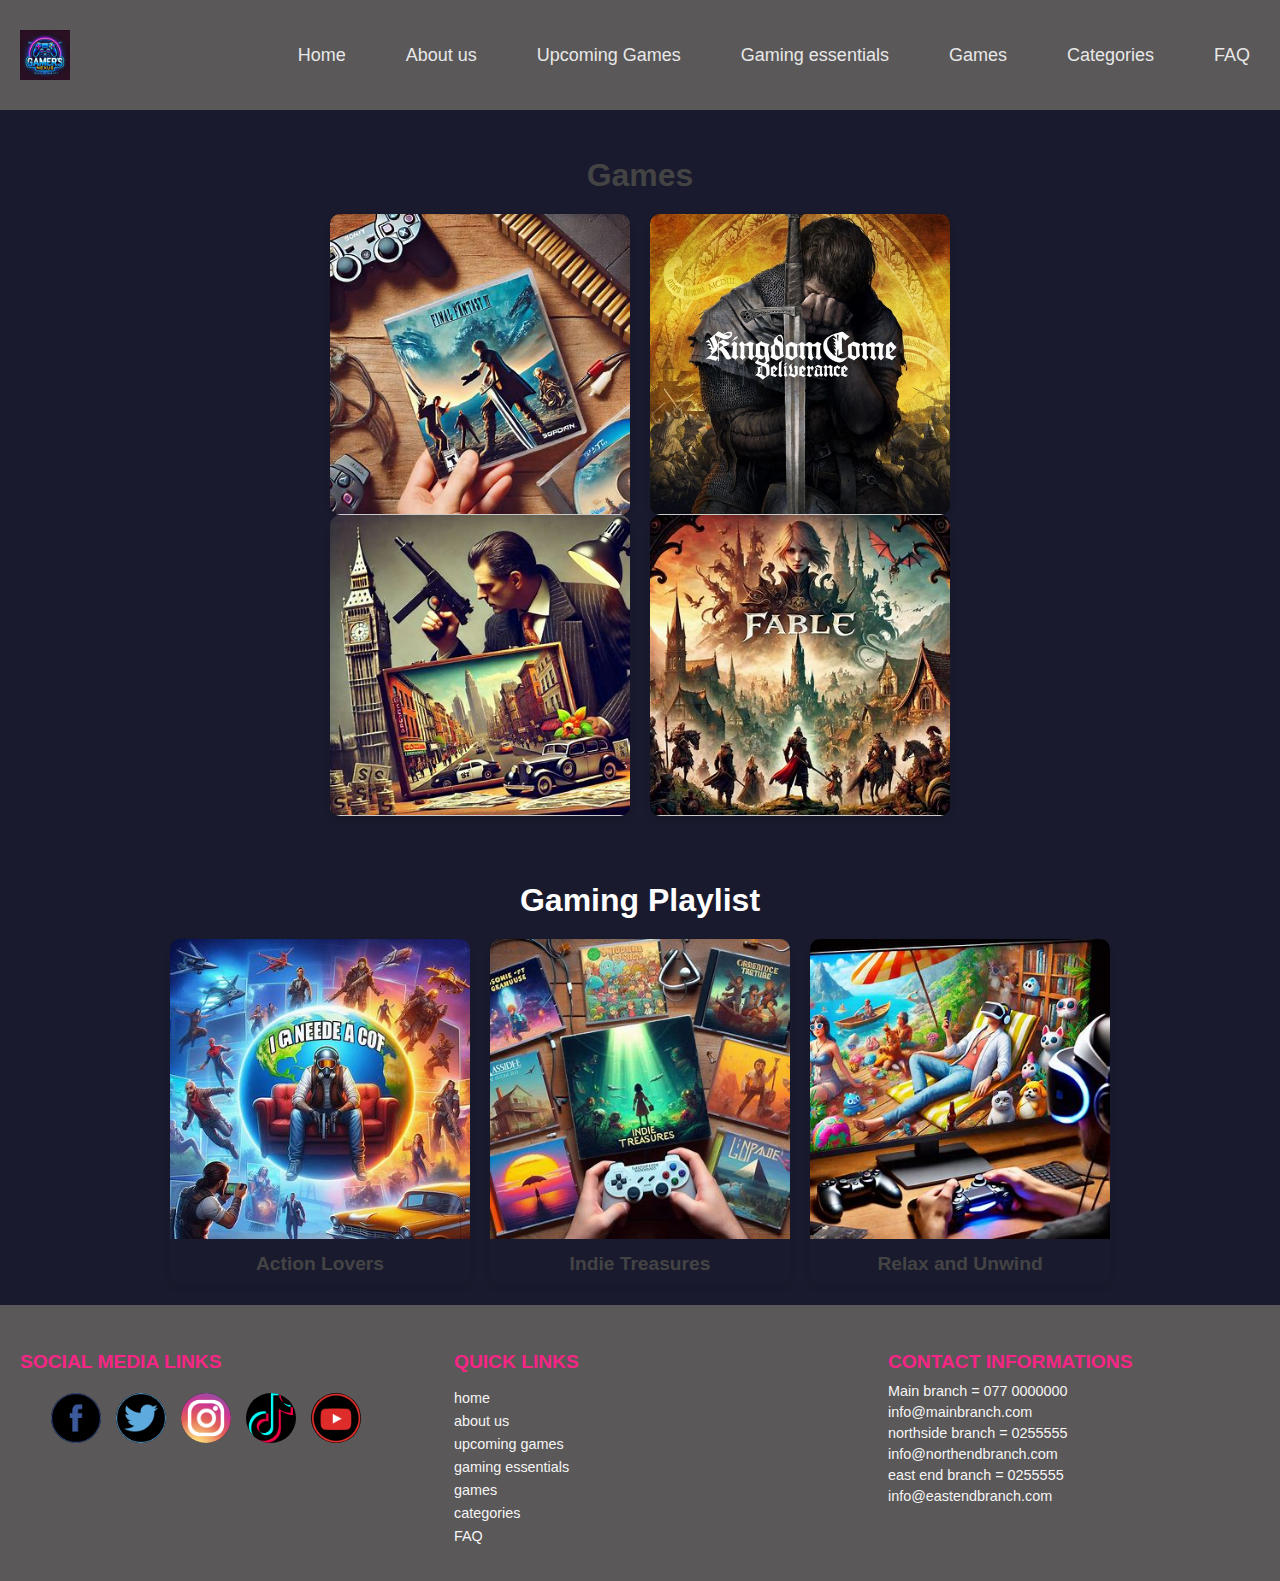
<file: Games.html>
<!DOCTYPE html>
<html lang="en">
<head>
    <meta charset="UTF-8">
    <meta name="viewport" content="width=device-width, initial-scale=1.0">
    <title>Games Page</title>
     <link rel="icon" type="image/png" href="icons/WebSite Logo-192x192.png">
    <link rel="stylesheet" href="Styles.css">
</head>
<body>

    <!-- Navigation Bar -->
  <nav class="navbar">
    <div class="logo">
      <img src="Images/Web site logo.jpg" alt="website logo" class="logo"> 
    </div>
    <input type="checkbox" id="menu-toggle">
    <label for="menu-toggle" class="menu-icon">&#9776;</label>
    <ul class="menu">
  
        <li><a href="index.html">Home</a></li>
        <li><a href="about us.html">About us</a></li>
        <li><a href="Upcoming games .html">Upcoming Games</a></li>
        <li><a href="Gaming Consoles and  peripherals .html">Gaming essentials</a></li>
        <li><a href="Games.html">Games</a></li>
        <li><a href="Categories.html">Categories</a></li>
        <li><a href="FAQ.html">FAQ</a></li>
      </ul>
    </nav>
 
    <section class="games-section">
        <h2>Games</h2>
        <!-- Row 1 -->
        <div class="games-row">
            <div class="game-card">
                <img src="Images/game title 1.jpg" alt="Game Title 1" class="game-image">
                <div class="game-description">
                    <h3>Game Title 1</h3>
                    <p><strong>Release Date:</strong> March 15, 2025</p>
                    <p><strong>Platform:</strong> PC, PlayStation, Xbox</p>
                    <p><strong>Genres:</strong> Action, Adventure</p>
                    <p><strong>Price:</strong> $59.99</p>
                </div>
            </div>
            <div class="game-card">
                <img src="Images/game title 2.jpg" alt="Game Title 2" class="game-image">
                <div class="game-description">
                    <h3>Game Title 2</h3>
                    <p><strong>Release Date:</strong> June 22, 2025</p>
                    <p><strong>Platform:</strong> PC, Switch</p>
                    <p><strong>Genres:</strong> Indie, Puzzle</p>
                    <p><strong>Price:</strong> $29.99</p>
                </div>
            </div>
        </div>
        <!-- Row 2 -->
        <div class="games-row">
            <div class="game-card">
                <img src="Images/game title 3.jpg" alt="Game Title 3" class="game-image">
                <div class="game-description">
                    <h3>Game Title 3</h3>
                    <p><strong>Release Date:</strong> September 5, 2025</p>
                    <p><strong>Platform:</strong> PC</p>
                    <p><strong>Genres:</strong> Strategy</p>
                    <p><strong>Price:</strong> $39.99</p>
                </div>
            </div>
            <div class="game-card">
                <img src="Images/game title 4.jpg" alt="Game Title 4" class="game-image">
                <div class="game-description">
                    <h3>Game Title 4</h3>
                    <p><strong>Release Date:</strong> November 10, 2025</p>
                    <p><strong>Platform:</strong> Mobile</p>
                    <p><strong>Genres:</strong> Casual</p>
                    <p><strong>Price:</strong> Free</p>
                </div>
            </div>
        </div>
    </section>
    

    <!-- Gaming Playlist Section -->
    <section class="playlist-section">
        <h2>Gaming Playlist</h2>
        <div class="playlist-container">
            <div class="playlist-card">
                <img src="Images/playlist 1.jpg" alt="Action Lovers">
                <h3>Action Lovers</h3>
            </div>
            <div class="playlist-card">
                <img src="Images/playlist 2.jpg" alt="Indie Treasures">
                <h3>Indie Treasures</h3>
            </div>
            <div class="playlist-card">
                <img src="Images/playlist 3.jpg" alt="Relax and Unwind">
                <h3>Relax and Unwind</h3>
            </div>
        </div>
    </section>

    <!--footer-->
  <footer class="footer">
    <div class="footer-section social-links">
      <h4>Social media links</h4>
      <div class="social-icons">
        <span class="circle"><img src="Images/facebook.png" alt="Facebook"></span>
        <span class="circle"><img src="Images/twitter.png" alt="Twitter"></span>
        <span class="circle"><img src="Images/instagram.png" alt="Instagram"></span>
        <span class="circle"><img src="Images/Tik-tok.png" alt="LinkedIn"></span>
        <span class="circle"><img src="Images/youtube.png" alt="YouTube"></span>
    </div>
    
    </div>
    <div class="footer-section quick-links">
      <h4>Quick links</h4>
      <ul>
        <li><a href="#">home</a></li>
        <li><a href="#">about us</a></li>
        <li><a href="#">upcoming games</a></li>
        <li><a href="#">gaming essentials</a></li>
        <li><a href="#">games</a></li>
        <li><a href="#">categories</a></li>
        <li><a href="#">FAQ</a></li>
      </ul>
    </div>
    <div class="footer-section contact-info">
      <h4>Contact informations</h4>
      <p>Main branch = 077 0000000</p>
      <p>info@mainbranch.com</p>
      <p>northside branch = 0255555</p>
      <p>info@northendbranch.com</p>
      <p>east end branch = 0255555</p>
      <p>info@eastendbranch.com</p>
    </div>
  </footer>
  
</body>
</html>
</file>
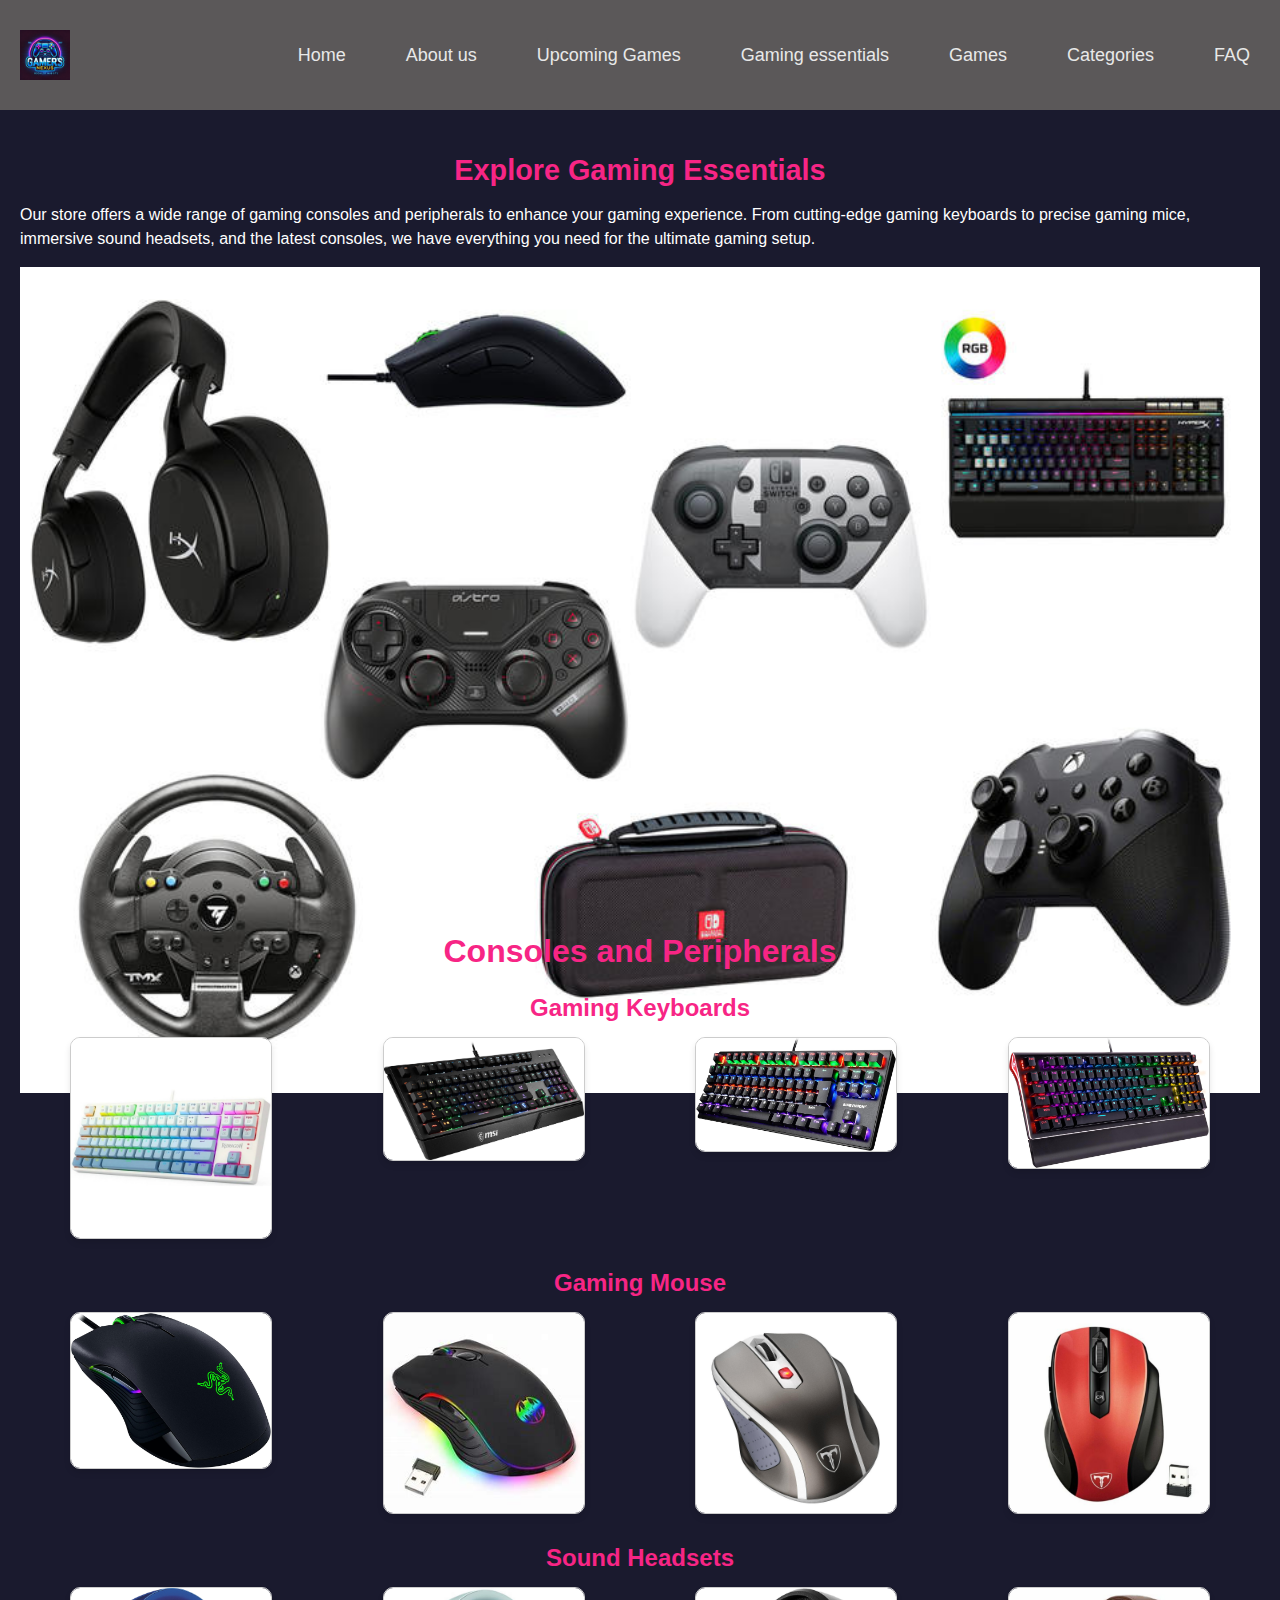
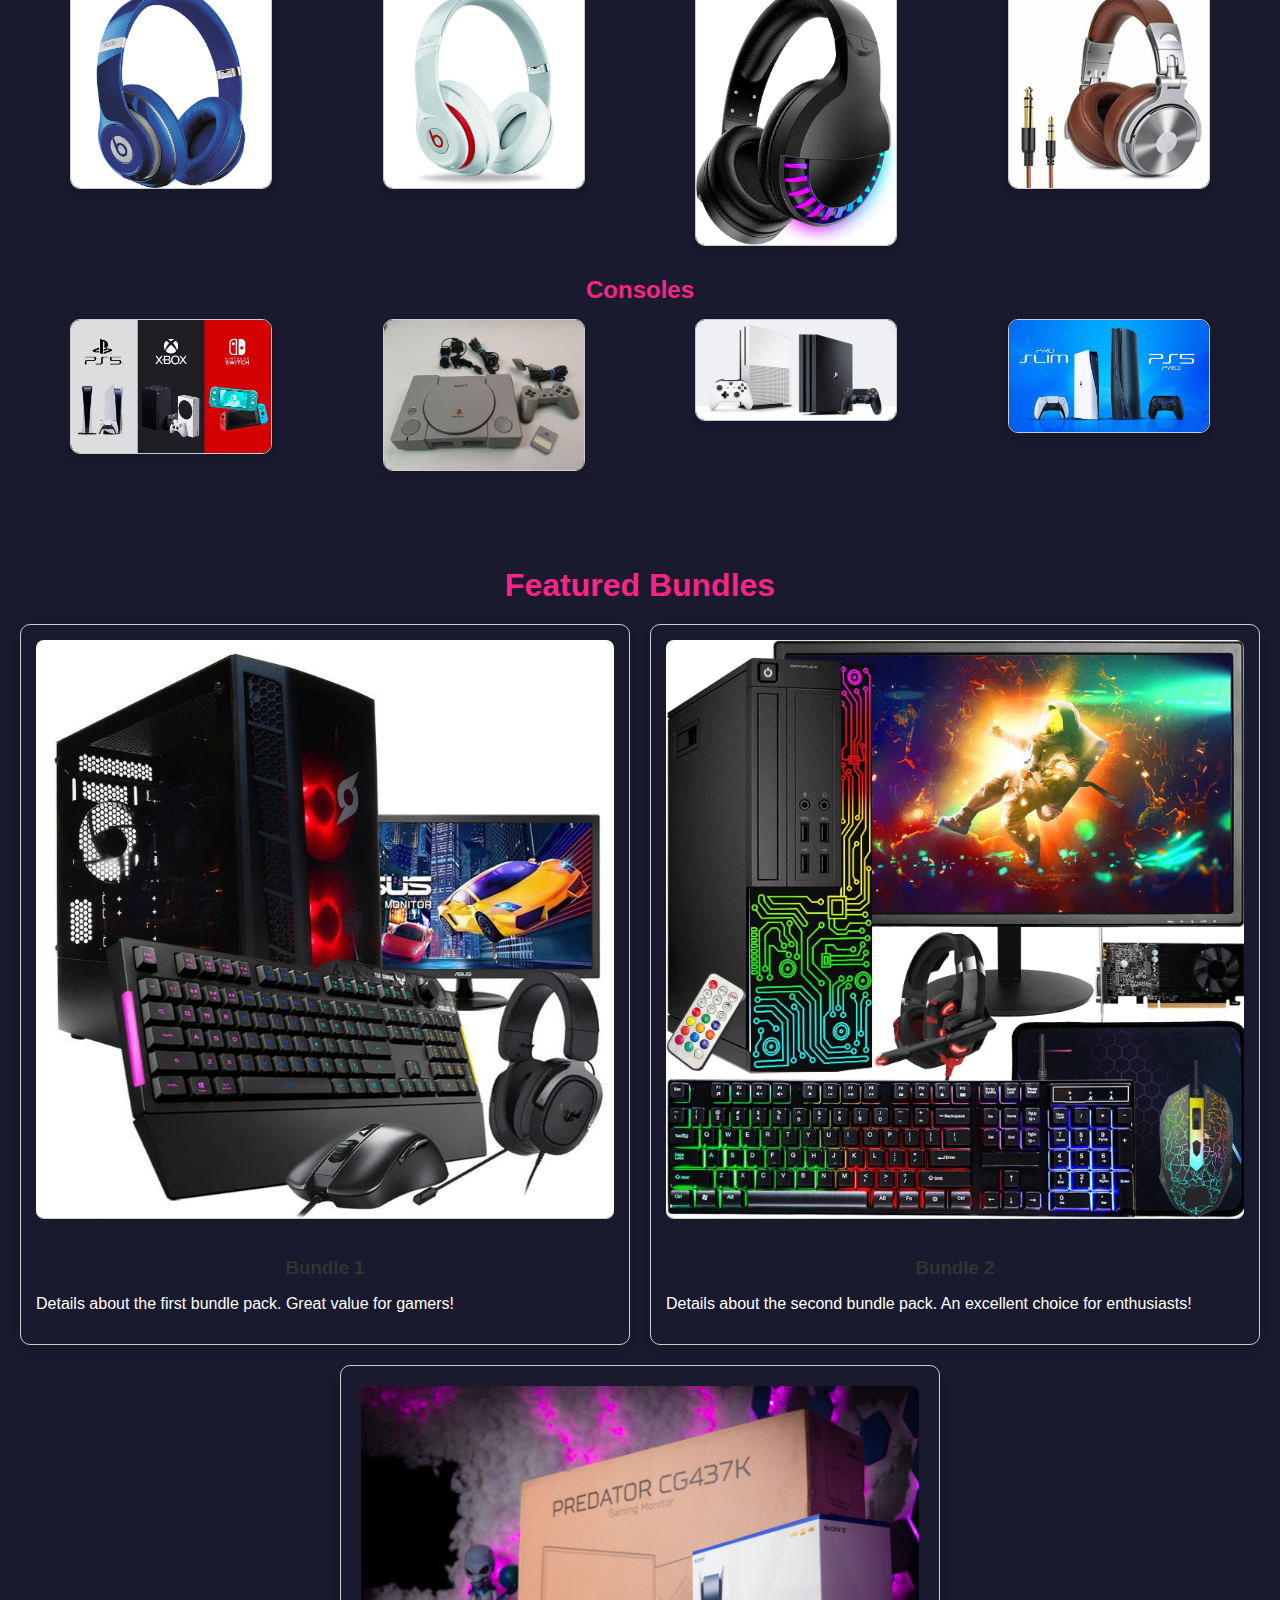
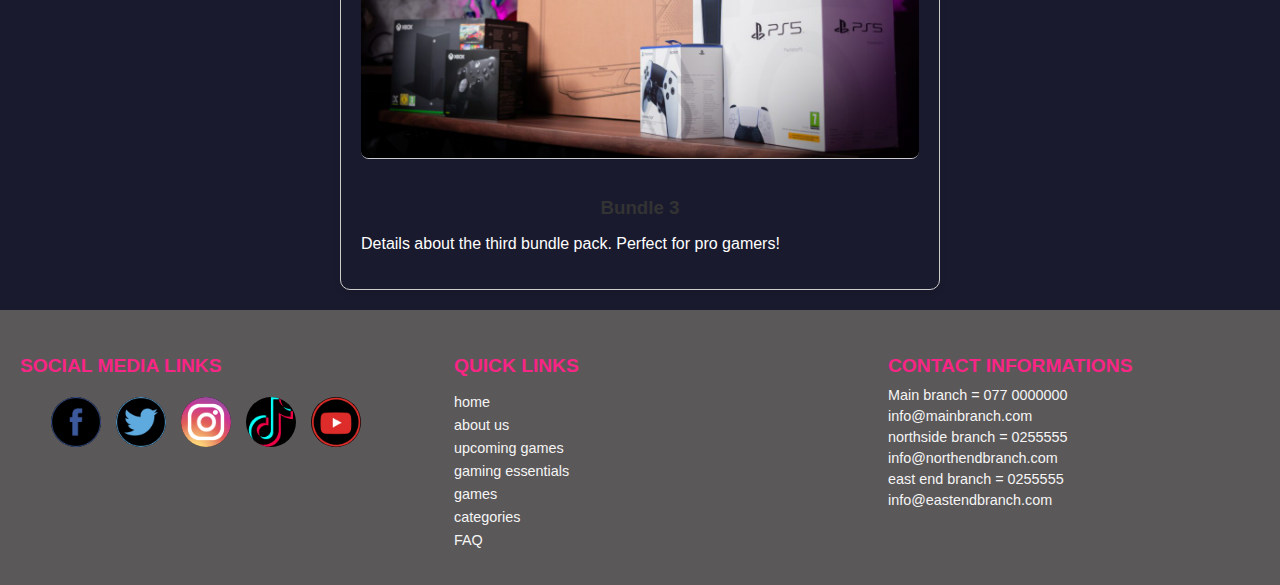
<file: Gaming Consoles and  peripherals .html>
<!DOCTYPE html>
<html lang="en">
<head>
    <meta charset="UTF-8">
    <meta name="viewport" content="width=device-width, initial-scale=1.0">
    <title>Gamer’s Nexus</title>
  <link rel="icon" type="image/png" href="icons/WebSite Logo-192x192.png">
    <link rel="stylesheet" href="Styles.css">
</head>
<body>
    <!-- Navigation Bar -->
  <nav class="navbar">
    <div class="logo">
      <img src="Images/Web site logo.jpg" alt="Gamer's Nexus Logo" class="logo">
    </div>
    <input type="checkbox" id="menu-toggle">
    <label for="menu-toggle" class="menu-icon">&#9776;</label>
    <ul class="menu">
      <li><a href="index.html">Home</a></li>
        <li><a href="about us.html">About us</a></li>
        <li><a href="Upcoming games .html">Upcoming Games</a></li>
        <li><a href="Gaming Consoles and  peripherals .html">Gaming essentials</a></li>
        <li><a href="Games.html">Games</a></li>
        <li><a href="Categories.html">Categories</a></li>
        <li><a href="FAQ.html">FAQ</a></li>
    </ul>
  </nav>
  <main>
 <!-- main description -->
  <section class="description-section">
    <div class="description-content">
        <div class="description-text">
            <h2>Explore Gaming Essentials</h2>
            <p>
                Our store offers a wide range of gaming consoles and peripherals to enhance your gaming experience. 
                From cutting-edge gaming keyboards to precise gaming mice, immersive sound headsets, and the latest consoles, 
                we have everything you need for the ultimate gaming setup.
            </p>
        </div>
        <!-- Main Image Section -->
  <div class="main-image">
    <img src="Images/essentials 1.jpg" alt="Gaming consoles and peripherals Main Image">
  </div>
    </div>
</section>
<!-- products -->
<section class="products-section">
    <h2>Consoles and Peripherals</h2>
    <!-- gaming keyboards -->
    <div class="product-subsection">
        <h3>Gaming Keyboards</h3>
        <div class="grid-container">
            <img src="Images/gaming keyboard 1.jpg" alt="Keyboard 1">
            <img src="Images/keyboard 2.jpg" alt="Keyboard 2">
            <img src="Images/keyboard 3.jpg" alt="Keyboard 3">
            <img src="Images/Keyboard 4.jpg" alt="Keyboard 4">
        </div>
    </div>
    <!-- Gaming mouses -->
    <div class="product-subsection">
        <h3>Gaming Mouse</h3>
        <div class="grid-container">
            <img src="Images/mouse 1.jpg" alt="Mouse 1">
            <img src="Images/mouse 2.jpg" alt="Mouse 2">
            <img src="Images/mouse 3.jpeg" alt="Mouse 3">
            <img src="Images/mouse 4.jpg" alt="Mouse 4">
        </div>
    </div>
    <!-- Gaming headsets-->
    <div class="product-subsection">
        <h3>Sound Headsets</h3>
        <div class="grid-container">
            <img src="Images/headset 1.jpg" alt="Headset 1">
            <img src="Images/headset 2.jpg" alt="Headset 2">
            <img src="Images/headset 3.jpg" alt="Headset 3">
            <img src="Images/headset 4.jpg" alt="Headset 4">
        </div>
    </div>
    <!-- Consoles -->
    <div class="product-subsection">
        <h3>Consoles</h3>
        <div class="grid-container">
            <img src="Images/consoles 1.webp" alt="Console 1">
            <img src="Images/consoles 2.jpg" alt="Console 2">
            <img src="Images/consoles 3.jpg" alt="Console 3">
            <img src="Images/consoles 4.webp" alt="Console 4">
        </div>
    </div>
</section>

<!-- Featured Bundles Section -->
<section class="featured-bundles">
    <h2>Featured Bundles</h2>
    <div class="bundles-container">
      <div class="bundle long-bundle">
        <img src="Images/bundle 1.jpg" alt="Bundle 1 Image" class="bundle-image">
        <h3>Bundle 1</h3>
        <p>Details about the first bundle pack. Great value for gamers!</p>
      </div>
      <div class="bundle long-bundle">
        <img src="Images/bundle 2.jpg" alt="Bundle 2 Image" class="bundle-image">
        <h3>Bundle 2</h3>
        <p>Details about the second bundle pack. An excellent choice for enthusiasts!</p>
      </div>
      <div class="bundle right-bundle">
        <img src="Images/bundle 3.jpg" alt="Bundle 3 Image" class="bundle-image">
        <h3>Bundle 3</h3>
        <p>Details about the third bundle pack. Perfect for pro gamers!</p>
      </div>
    </div>
  </section>

  <!--footer-->
  <footer class="footer">
    <div class="footer-section social-links">
      <h4>Social media links</h4>
      <div class="social-icons">
        <span class="circle"><img src="Images/facebook.png" alt="Facebook"></span>
        <span class="circle"><img src="Images/twitter.png" alt="Twitter"></span>
        <span class="circle"><img src="Images/instagram.png" alt="Instagram"></span>
        <span class="circle"><img src="Images/Tik-tok.png" alt="Tik-tok"></span>
        <span class="circle"><img src="Images/youtube.png" alt="YouTube"></span>
    </div>
    
    </div>
    <div class="footer-section quick-links">
      <h4>Quick links</h4>
      <ul>
        <li><a href="#">home</a></li>
        <li><a href="#">about us</a></li>
        <li><a href="#">upcoming games</a></li>
        <li><a href="#">gaming essentials</a></li>
        <li><a href="#">games</a></li>
        <li><a href="#">categories</a></li>
        <li><a href="#">FAQ</a></li>
      </ul>
    </div>
    <div class="footer-section contact-info">
      <h4>Contact informations</h4>
      <p>Main branch = 077 0000000</p>
      <p>info@mainbranch.com</p>
      <p>northside branch = 0255555</p>
      <p>info@northendbranch.com</p>
      <p>east end branch = 0255555</p>
      <p>info@eastendbranch.com</p>
    </div>
  </footer>
  
  
  
  
  




    
</body>
</html>
</file>
<file: Styles.css>
/* Home Page */
body {
    margin: 0;
    padding: 0;
    box-sizing: border-box;
  }
  
  /* navigation bar */
  .navbar {
    display: flex;
    align-items: center;
    justify-content: space-between;
    padding: 30px 20px;
  background-color: #5b5859;
  
  }

  
 .logo  {
    height: 50px; 
  }

  .logo-icon {
    width: 40px; 
    height: 40px;
    margin-right: 10px;
    vertical-align: middle;
}

  .menu{
    list-style: none;
    display: flex;
    margin: 0;
    padding: 0;
  
  }

  .menu li {
    margin-left: 20px;
}

.menu a {
    color: #e8e8e8;
    text-decoration: none;
    font-size: 18px;
}

.menu-icon {
    display: none;
    font-size: 28px;
    color: #e8e8e8;
    cursor: pointer;
}

#menu-toggle {
  display: none;
}

@media (max-width: 768px) {
  .menu {
      display: none;
      flex-direction: column;
      width: 100%;
      background-color: #1a1a2e;
      position: absolute;
      top: 60px;
      left: 0;
  }

  .menu li {
      margin: 0;
      text-align: center;
      padding: 10px 0;
  }

  .menu a {
      font-size: 20px;
  }

  .menu-icon {
      display: block;
  }

  #menu-toggle:checked + .menu-icon + .menu {
      display: flex;
  }
}




/* Main Image Section */
/* Main Image Section Styles */
.main-image-section {
  position: relative;
  width: 100%;
  max-width: 1200px; /* Set a maximum width for the image */
  margin: 0 auto; /* Center the section horizontally */
}

.image-container {
  position: relative;
  width: 100%;
  overflow: hidden;
}

.main-image {
  width: 100%; /* Ensure the image takes up the container's width */
  height: auto; /* Maintain aspect ratio */
  max-height: 600px; /* Set a maximum height for the image */
  object-fit: cover; /* Crop the image to fit the container nicely */
}

.caption {
  position: absolute;
  bottom: 10%;
  left: 50%;
  transform: translateX(-50%);
  text-align: center;
  background-color: rgba(0, 0, 0, 0.7);
  color: white;
  padding: 15px 20px;
  border-radius: 10px;
  max-width: 90%;
  box-shadow: 0 4px 8px rgba(0, 0, 0, 0.3);
}

.caption h1 {
  font-size: 2rem;
  margin: 0 0 10px;
}

.caption p {
  font-size: 1.2rem;
  margin: 0;
  line-height: 1.5;
}

/* Responsive Styles */
@media (max-width: 768px) {
  .caption h1 {
    font-size: 1.5rem;
  }

  .caption p {
    font-size: 1rem;
  }
}

@media (max-width: 480px) {
  .caption {
    padding: 10px 15px;
  }

  .caption h1 {
    font-size: 1.2rem;
  }

  .caption p {
    font-size: 0.9rem;
  }

  .main-image {
    max-height: 300px; 
  }
}

  
  /* Description Section */
  .description {
    display: flex;
    flex-direction: column;
    text-align:center;
   
    background-color: #1a1a2e;
    color: white;
  }
  
  .description h2 {
    font-size: 2rem;
    color: #f72585; 
    margin-bottom: 15px;
    text-align:center;
    
  }
  
  .description p {
    font-size: 1.2rem;
    line-height: 1.8;
    max-width: 800px;
    margin: 0 auto;
    text-align:center;
  }
  
  /* Responsive Design */
  @media (max-width: 768px) {
    
    .description {
      text-align: center;
    }
  
    .description p {
      margin: 0 auto;
    }
  }

  /* New Game Arrivals Section */
.new-game-arrivals {
    text-align: center;
    padding: 40px 20px;
    background-color: #1a1a2e;
    color: white;
  }
  
  .new-game-arrivals h2 {
    font-size: 2.5rem;
    margin-bottom: 20px;
    color: #f72585; 
  }
  
  .arrival-content img {
    width: 100%;
    max-width: 500px;
    height: auto;
    margin: 20px 0;
    border-radius: 10px; 
  }
  
  .arrival-content p {
    font-size: 1.2rem;
    line-height: 1.8;
    max-width: 800px;
    margin: 0 auto;
    color: #d4d4d4; 
  }
  
  /* Responsive Design */
  @media (max-width: 768px) {
    .new-game-arrivals {
      padding: 20px 10px;
    }
  
    .arrival-content img {
      max-width: 100%; 
    }
  
    .arrival-content p {
      font-size: 1rem;
    }
  }

  /* Top Selling Games Section */
.top-selling-games {
    text-align: center;
    padding: 40px 20px;
    background-color: #1a1a2e;
    color: white;
  }
  
  .top-selling-games h2 {
    font-size: 2.5rem;
    margin-bottom: 20px;
    color: #f72585; 
  }
  
  .game-gallery {
    display: flex;
    justify-content: center;
    flex-wrap: wrap; 
    gap: 20px;
    margin: 20px 0;
  }
  
  .game-gallery img {
    width: 80%;
    max-width: 150px;
    height: 200px;
    margin: 20px 0;
    border-radius: 10px;
    box-shadow: 0 4px 10px rgba(0, 0, 0, 0.5);
  }
  
  .top-selling-games p {
    font-size: 1.2rem;
    line-height: 1.8;
    max-width: 800px;
    margin: 20px auto 0;
    color: #d4d4d4; 
  }
  
  /* Responsive Design */
  @media (max-width: 768px) {
    .game-gallery img {
      width: 45%; 
    }
  }
  
  @media (max-width: 480px) {
    .game-gallery img {
      width: 100%; /* One image per row on very small screens */
    }
  }

  /* Gaming News and Updates Section */
.gaming-news-updates {
  text-align: center;
  padding: 40px 20px;
  background-color: #1a1a2e;
  color: white;
}

.gaming-news-updates h2 {
  font-size: 2.5rem;
  margin-bottom: 20px;
  color: #f72585; 
}

.news-gallery {
  display: flex;
  justify-content: center;
  flex-wrap: wrap; 
  gap: 20px;
}

.news-item {
  width: 30%; /* Adjust for 3 in a row */
  max-width: 300px;
  text-align: left;
  background-color: #282828;
  border-radius: 10px;
  padding: 15px;
  box-shadow: 0 4px 10px rgba(0, 0, 0, 0.5);
}

.news-item img {
  width: 100%;
  height: auto;
  border-radius: 10px;
  margin-bottom: 10px;
}

.news-item ul {
  list-style: disc;
  padding-left: 20px;
  margin-bottom: 10px;
}

.news-item ul li {
  font-size: 1rem;
  color: #d4d4d4; 
}

.news-item p {
  font-size: 1rem;
  line-height: 1.6;
  color: #d4d4d4;
}

/* Responsive Design */
@media (max-width: 768px) {
  .news-item {
    width: 45%; 
  }
}

@media (max-width: 480px) {
  .news-item {
    width: 100%; 
  }
}

/* Footer Styles */
.footer {
  display: flex;
  justify-content: space-between;
  align-items: flex-start;
  padding: 20px;
  background-color: #5b5859;
  color: black;
  font-family: Arial, sans-serif;
}

.footer-section {
  width: 30%;
}

.footer-section h4 {
  margin-bottom: 10px;
  font-size: 1.2rem;
  text-transform: uppercase;
  color:  #f72585;
}

.social-links .social-icons {
  display: flex;
  justify-content: center;
  gap: 15px;
  margin: 20px 0;
}

.social-links .circle {
  width: 50px;
  height: 50px;
  display: flex;
  align-items: center;
  justify-content: center;
  background-color: black;
  border-radius: 50%;
  overflow: hidden; 
  transition: transform 0.3s;
}

.circle img {
  width: 100%;
  height: 100%px;
  object-fit: cover;
}

.circle:hover {
  transform: scale(1.1); 
}


.quick-links ul {
  list-style: none;
  padding: 0;
}

.quick-links ul li {
  margin-bottom: 5px;
}

.quick-links ul li a {
  text-decoration: none;
  color: whitesmoke;
  font-size: 0.9rem;
}

.contact-info p {
  margin: 5px 0;
  font-size: 0.9rem;
  color: whitesmoke;
  
}

/* Responsive Design */
@media (max-width: 768px) {
  .footer {
    flex-direction: column;
    align-items: center;
  }

  .footer-section {
    width: 100%;
    text-align: center;
    margin-bottom: 20px;
  }

  .social-links .social-icons {
    justify-content: center;
  }
}

/* About us page start here */


body {
  font-family: Arial, sans-serif;
  margin: 0;
  padding: 0;
  background-color: #1a1a2e;
  color: #fff;
}

header {
  display: flex;
  justify-content: space-between;
  align-items: center;
  background-color: #1a1a2e;
  padding: 10px 20px;
}

header .logo img {
  height: 50px;
}

nav ul {
  list-style-type: none;
  display: flex;
  gap: 20px;
  padding: 0;
  margin: 0;
}

nav ul li {
  display: inline;
}

nav ul li a {
  text-decoration: none;
  color: #fff;
  padding: 5px 10px;
  transition: background-color 0.3s ease;
}

nav ul li a:hover {
  background-color: #333;
  border-radius: 5px;
}

.about-section {
  text-align: center;
  
  background-color: #202020;
  margin: 10px;
  border-radius: 5px;
}

.about-section h1 {
  color: #f72585;
}

.branches-section {
  margin:0 auto;
  background-color: #1a1a2e;
  padding: 20px;
  border-radius: 5px;
  text-align: center;
}

.branches-section h2 {
  text-align: center;
  color: #f72585;
}

.branch {
  text-align: center;
}

.branch h3 {
  color: #f72585;
}

.branch .responsive-image {
  width: 50%;
  height: auto;
  border-radius: 10px;
  margin-bottom: 10px;
  align-items: center;
}



 



  .branch p {
    margin: 10px auto; 
    text-align: center; 
    color: #ffffff; 
  }

.map-container iframe {
  border: 0;
  border-radius: 5px;
  width: 100%;
  height: 300px;
}

/* Mobile responsiveness */
@media (max-width: 768px) {
  nav ul {
    flex-direction: column;
    gap: 10px;
  }

  .about-section,
  .branches-section {
    margin: 5px;
    padding: 10px;
  }
}


.branch {
  margin-top: 20px;
}

.branch h3 {
  color: #f72585;
}

.branch .responsive-image {
  width: 50%;
  height: auto;
  border-radius: 10px;
  margin-bottom: 10px;
}

.branch p {
  margin: 15px 0;
}

.map-container iframe {
  border: 0;
  border-radius: 5px;
  width: 100%;
  height: 300px;
}

/* Mobile responsiveness */
@media (max-width: 768px) {
  nav ul {
    flex-direction: column;
    gap: 10px;
  }

  .about-section,
  .branches-section {
    margin: 5px;
    padding: 10px;
  }
}

/* Table Chart Styles */
.branch-details {
  padding: 20px;
  text-align: center;
  background-color: #1a1a2e;
 
}

.branch-details h2 {
  margin-bottom: 20px;
  font-size: 2rem;
  color: #f72585;
  
}

table {
  width: 100%;
  border-collapse: collapse;
  margin: 0 auto;
  font-size: 1rem;
}

table thead th {
  background-color: #f72585;
  color: #fff;
  padding: 10px;
}

table tbody td {
  border: 1px solid #1a1a2e;
  padding: 10px;
  text-align: center;
}

table tbody tr:nth-child(even) {
  background-color: #1a1a2e;
}

table tbody tr:hover {
  background-color: #f72585;
  cursor: pointer;
}

/* Mobile Responsive Styles */
@media (max-width: 768px) {
  table {
    font-size: 0.9rem;
  }

  .branch-details h2 {
    font-size: 1.5rem;
  }
}

@media (max-width: 480px) {
  table {
    font-size: 0.8rem;
  }

  .branch-details h2 {
    font-size: 1.25rem;
  }
}

 
/* Upcoming games page start here */

body {
  font-family: Arial, sans-serif;
  margin: 0;
  padding: 0;
  box-sizing: border-box;
}

.introduction {
  padding: 20px;
  text-align: center;
  background-color: #1a1a2e;

}

.introduction h1 {
  margin-bottom: 10px;
  color: #f72585;
  
}

.introduction ul {
  list-style: disc;
  padding-left: 20px;
}

.upcoming-games {
  padding: 20px;
  text-align: center;
  background-color: #1a1a2e;
  
}

.upcoming-games h2 {
  margin-bottom: 20px;
  color: #f72585;
  
}

/* Flexbox Container for Games */
.game-container {
  display: flex;
  flex-wrap: wrap;
  gap: 20px;
  justify-content: center;
}

.game {
  position: relative;
  width: 100%;
  max-width: 300px;
  text-align: center;
  overflow: hidden;
  border: 1px solid #ccc;
  border-radius: 10px;
  box-shadow: 0 4px 6px rgba(0, 0, 0, 0.1);
  transition: transform 0.3s ease-in-out, box-shadow 0.3s ease-in-out;
}

.game:hover {
  transform: scale(1.05);
  box-shadow: 0 8px 12px rgba(0, 0, 0, 0.2);
}

.game-image {
  width: 100%;
  height: auto;
  border-bottom: 1px solid #ccc;
  transition: opacity 0.3s ease-in-out, transform 0.3s ease-in-out;
}

.game-details {
  display: flex;
  justify-content: center;
  align-items: center;
  position: absolute;
  top: 0;
  left: 0;
  width: 100%;
  height: 100%;
  background-color: rgba(0, 0, 0, 0.85);
  color: #fff;
  padding: 15px;
  border-radius: 10px;
  opacity: 0;
  transition: opacity 0.4s ease, transform 0.4s ease;
  transform: scale(0.8);
  font-size: 1rem;
}

.game:hover .game-details {
  opacity: 1;
  transform: scale(1);
}

.game:hover .game-image {
  opacity: 0.3;
  transform: scale(1.1);
}

/* Media Queries for Responsiveness */
@media (max-width: 768px) {
  .game {
    width: 48%; /* Two columns layout */
  }

  .game-details {
    font-size: 0.9rem;
  }

  .game-container {
    gap: 15px;
  }
}

@media (max-width: 480px) {
  .game {
    width: 100%; /* Single column layout */
    margin: 0 auto;
  }

  .game-details {
    font-size: 0.8rem;
    padding: 10px;
  }

  .game-container {
    gap: 10px;
  }
}



/* Upcoming Gaming Gallery Styles */
.gaming-gallery {
  padding: 20px;
  text-align: center;
  background-color: #1a1a2e;
  
}

.gaming-gallery h2 {
  margin-bottom: 20px;
  color: #f72585;
  font-size: 2rem;
}

.photo-container {
  display: flex;
  flex-wrap: wrap;
  gap: 20px;
  justify-content: center;
}

.photo-box {
  position: relative;
  width: 30%;
  overflow: hidden;
  border-radius: 10px;
  box-shadow: 0 4px 6px rgba(0, 0, 0, 0.1);
  transition: transform 0.3s ease, box-shadow 0.3s ease;
}

.photo-box img {
  width: 100%;
  border-radius: 10px;
  transition: transform 0.3s ease, opacity 0.3s ease;
}

.photo-box:hover {
  transform: translateY(-10px);
  box-shadow: 0 8px 12px rgba(0, 0, 0, 0.2);
}

.photo-box:hover img {
  transform: scale(1.1);
  opacity: 0.8;
}

.game-title {
  position: absolute;
  bottom: 10px;
  left: 0;
  right: 0;
  text-align: center;
  background-color: rgba(0, 0, 0, 0.7);
  color: #fff;
  font-size: 1rem;
  padding: 5px 0;
  border-bottom-left-radius: 10px;
  border-bottom-right-radius: 10px;
  opacity: 0;
  transition: opacity 0.3s ease;
}

.photo-box:hover .game-title {
  opacity: 1;
}

/* Mobile Responsive Styles */
@media (max-width: 768px) {
  .photo-box {
      width: 45%;
  }
}

@media (max-width: 480px) {
  .photo-box {
      width: 100%;
  }

  .gaming-gallery h2 {
      font-size: 1.5rem;
  }
}



/* Gaming consoles and peripharels page start here */

/* Description Section */
.description-section {
  display: flex;
  align-items: center;
  justify-content: space-between;
  padding: 20px;
  background-color: #1a1a2e;
  gap: 20px;
}

.description-text {
  flex: 1;
}

.description-text h2 {
  font-size: 1.8rem;
  margin-bottom: 10px;
  color: #f72585;
 
}

.description-text p {
  font-size: 1rem;
  line-height: 1.5;
  color: white;
  
}

.main-image img {
  width: 100%;
  max-width: 100%; 
  height: auto; 
  display: block; 
  margin: 0 auto; 
  background-color: #1a1a2e;
}




/* Products Section */
.products-section {
  padding: 20px;
  background-color: #1a1a2e;
  text-align: center;
}

.products-section h2 {
  margin-bottom: 20px;
  color: #f72585;
  
}

.product-subsection {
  margin-bottom: 30px;
}

.product-subsection h3 {
  margin-bottom: 15px;
  font-size: 1.5rem;
  color: #f72585;
  
  
}

.grid-container {
  display: grid;
  grid-template-columns: repeat(4, 1fr);
  gap: 10px;
  justify-items: center;
}

.grid-container img {
  width: 100%;
  max-width: 200px;
  height: auto;
  border-radius: 10px;
  border: 1px solid #ccc;
  box-shadow: 0 4px 6px rgba(0, 0, 0, 0.1);
}

/* Mobile Responsive Styles */
@media (max-width: 768px) {
  .description-section {
      flex-direction: column;
  }

  .description-slideshow {
      max-width: 100%;
  }

  .grid-container {
      grid-template-columns: repeat(2, 1fr);
  }
}

@media (max-width: 480px) {
  .description-text h2 {
      font-size: 1.5rem;
  }

  .grid-container {
      grid-template-columns: 1fr;
  }
}

/* Featured Bundles Section Styles */
.featured-bundles {
  padding: 20px;
  background-color: #1a1a2e;
  text-align: center;
}

.featured-bundles h2 {
  margin-bottom: 20px;
  font-size: 2rem;
  color: #f72585;
  
}

.bundles-container {
  display: flex;
  flex-wrap: wrap;
  gap: 20px;
  justify-content: center;
}

.bundle {
  border: 1px solid #ccc;
  border-radius: 10px;
  box-shadow: 0 4px 6px rgba(0, 0, 0, 0.1);
  padding: 20px;
  text-align: left;
  background-color: #1a1a2e;
  transition: transform 0.3s ease, box-shadow 0.3s ease;
  overflow: hidden;
}

.bundle:hover {
  transform: scale(1.05);
  box-shadow: 0 6px 12px rgba(0, 0, 0, 0.2);
}

.bundle-image {
  width: 100%;
  height: auto;
  border-bottom: 1px solid #ccc;
  margin-bottom: 15px;
  border-radius: 8px;
}

.long-bundle {
  flex: 1 1 45%; /* Reduced width to 45% of the container */
  min-height: 120px; /* Adjusted minimum height */
  padding: 15px; /* Reduced padding for a smaller appearance */
}


.right-bundle {
  flex: 0 0 45%; /* Takes only 30% width */
  align-self: flex-start; /* Aligns to the top of the row */
  min-height: 300px;
}

/* Mobile Responsive Styles */
@media (max-width: 768px) {
  .right-bundle {
    flex: 1 1 100%; /* Stack on smaller screens */
  }

  .bundle-image {
    margin-bottom: 10px;
  }
}

@media (max-width: 480px) {
  .featured-bundles h2 {
    font-size: 1.5rem;
  }

  .bundle {
    padding: 15px;
  }

  .bundle-image {
    border-radius: 5px;
  }
}


/* Games page start here*/

section {
  padding: 20px;
}

h2 {
  text-align: center;
  margin-bottom: 20px;
}

/* General Styles */
.games-section {
  padding: 20px;
  background-color: #1a1a2e;
  text-align: center;
}

.games-section h2 {
  font-size: 2rem;
  margin-bottom: 20px;
  color: #444;
}

.games-row {
  display: flex;
  flex-wrap: wrap;
  gap: 20px;
  justify-content: center;
}

.game-card {
  position: relative;
  width: 300px;
  overflow: hidden;
  border-radius: 10px;
  box-shadow: 0 4px 6px rgba(0, 0, 0, 0.1);
  transition: transform 0.3s ease-in-out;
}

.game-card:hover {
  transform: scale(1.05);
}

.game-image {
  width: 100%;
  height: auto;
  display: block;
  transition: opacity 0.3s ease-in-out;
}

.game-description {
  position: absolute;
  top: 0;
  left: 0;
  width: 100%;
  height: 100%;
  background: rgba(0, 0, 0, 0.8);
  color: white;
  padding: 10px;
  display: flex;
  flex-direction: column;
  justify-content: center;
  align-items: center;
  opacity: 0;
  transition: opacity 0.3s ease-in-out;
  text-align: left;
}

.game-description h3 {
  margin-bottom: 10px;
  font-size: 1.5rem;
}

.game-description p {
  margin: 5px 0;
}

.game-card:hover .game-description {
  opacity: 1;
}

.game-card:hover .game-image {
  opacity: 0.3;
}

/* Mobile Responsive */
@media (max-width: 768px) {
  .game-card {
      width: 100%;
  }
  .games-section h2 {
      font-size: 1.8rem;
  }
}

@media (max-width: 480px) {
  .game-description {
      padding: 15px;
  }
  .game-description h3 {
      font-size: 1.2rem;
  }
  .games-section h2 {
      font-size: 1.5rem;
  }
}


/* Gaming Playlist Section */
.playlist-section {
  background-color: #1a1a2e;
  text-align: center;
}

.playlist-container {
  display: flex;
  flex-wrap: wrap;
  justify-content: center;
  gap: 20px;
}

.playlist-card {
  width: 30%;
  max-width: 300px;
  border-radius: 10px;
  overflow: hidden;
  box-shadow: 0 4px 6px rgba(0, 0, 0, 0.1);
}

.playlist-card img {
  width: 100%;
}

.playlist-card h3 {
  margin: 10px 0;
  font-size: 1.2rem;
  color: #444;
}

/* Mobile Responsive Styles */
@media (max-width: 768px) {
  .game-card {
      width: 100%;
  }

  .playlist-card {
      width: 100%;
  }
}

section {
  padding: 20px;
}

h2 {
  text-align: center;
  margin-bottom: 20px;
}

h3 {
  margin-bottom: 10px;
  text-align: center;
  color: #333;
}

/* Categories page start here */
.categories-section {
  background-color: #1a1a2e;
  
}

.category-subsection {
  margin-bottom: 30px;
}

.category-row {
  display: flex;
  justify-content: space-around;
  flex-wrap: wrap;
  gap: 20px;
}

.category-card {
  width: 45%;
  max-width: 300px;
  text-align: center;
}

.category-card img {
  width: 100%;
  border-radius: 10px;
  box-shadow: 0 4px 6px rgba(0, 0, 0, 0.1);
}

.category-card p {
  margin-top: 10px;
  font-size: 1rem;
  color: #f72585;
  
}

/* Responsive Styles */
@media (max-width: 768px) {
  .category-card {
      width: 100%;
  }
}

/* FAQ page start here */

section {
    padding: 20px;
}

h2 {
    text-align: center;
    margin-bottom: 20px;
}

/* FAQ Section */
.faq-section {
    background-color: #f8f8f8;
    padding: 20px;
}

.faq-container {
    max-width: 800px;
    margin: 0 auto;
}

.faq-item {
    margin-bottom: 20px;
    padding: 15px;
    border: 1px solid #ccc;
    border-radius: 10px;
    background-color: #fff;
    box-shadow: 0 4px 6px rgba(0, 0, 0, 0.1);
    transition: transform 0.3s ease;
}

.faq-item:hover {
    transform: translateY(-5px);
    box-shadow: 0 6px 8px rgba(0, 0, 0, 0.15);
}

.faq-item h3 {
    margin-bottom: 10px;
    font-size: 1.2rem;
  color: #f72585;
  
}

.faq-item p {
    font-size: 1rem;
  color: #f72585;
  
    line-height: 1.5;
}

/* Mobile Responsive */
@media (max-width: 768px) {
    .faq-container {
        padding: 10px;
    }

    .faq-item {
        padding: 10px;
    }

    .faq-item h3 {
        font-size: 1rem;
    }

    .faq-item p {
        font-size: 0.9rem;
    }
}

section {
  padding: 20px;
}

h2 {
  text-align: center;
  margin-bottom: 20px;
  font-size: 2rem;
}

/* Form Section Styles */
.faq-form-section {
  background-color: #f4f4f4;
  padding: 30px;
}

.faq-form {
  max-width: 600px;
  margin: 0 auto;
  background-color: #fff;
  padding: 20px;
  border-radius: 10px;
  box-shadow: 0 4px 8px rgba(0, 0, 0, 0.1);
}

.faq-form label {
  font-weight: bold;
  display: block;
  margin: 10px 0 5px;
}

.faq-form input,
.faq-form textarea {
  width: 100%;
  padding: 10px;
  margin-bottom: 15px;
  border: 1px solid #ccc;
  border-radius: 5px;
}

.faq-form button {
  width: 100%;
  padding: 10px;
  background-color: #007BFF;
  color: white;
  border: none;
  border-radius: 5px;
  font-size: 1rem;
  cursor: pointer;
}

.faq-form button:hover {
  background-color: #0056b3;
}

/* Mobile Responsive Styles */
@media (max-width: 768px) {
  .faq-form {
      padding: 15px;
  }

  h2 {
      font-size: 1.5rem;
  }

  .faq-form button {
      font-size: 0.9rem;
  }
}
</file>
